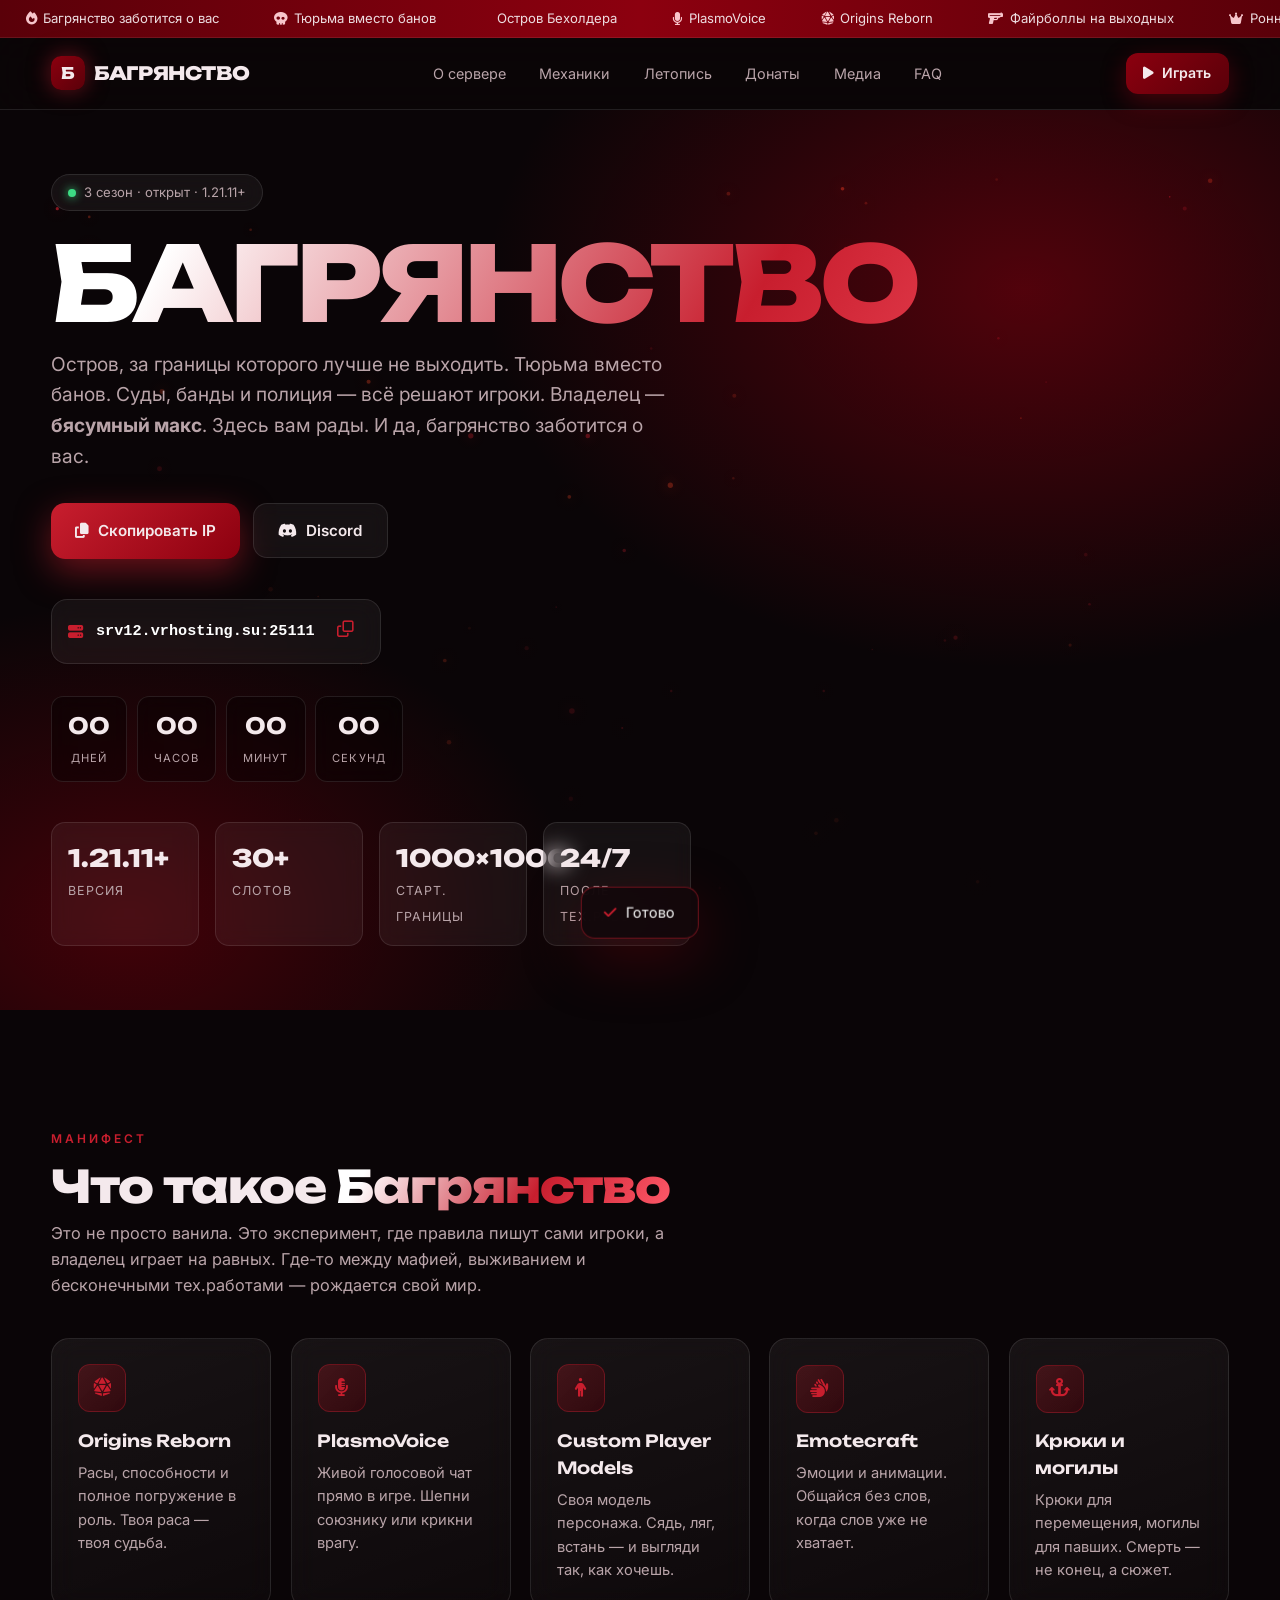
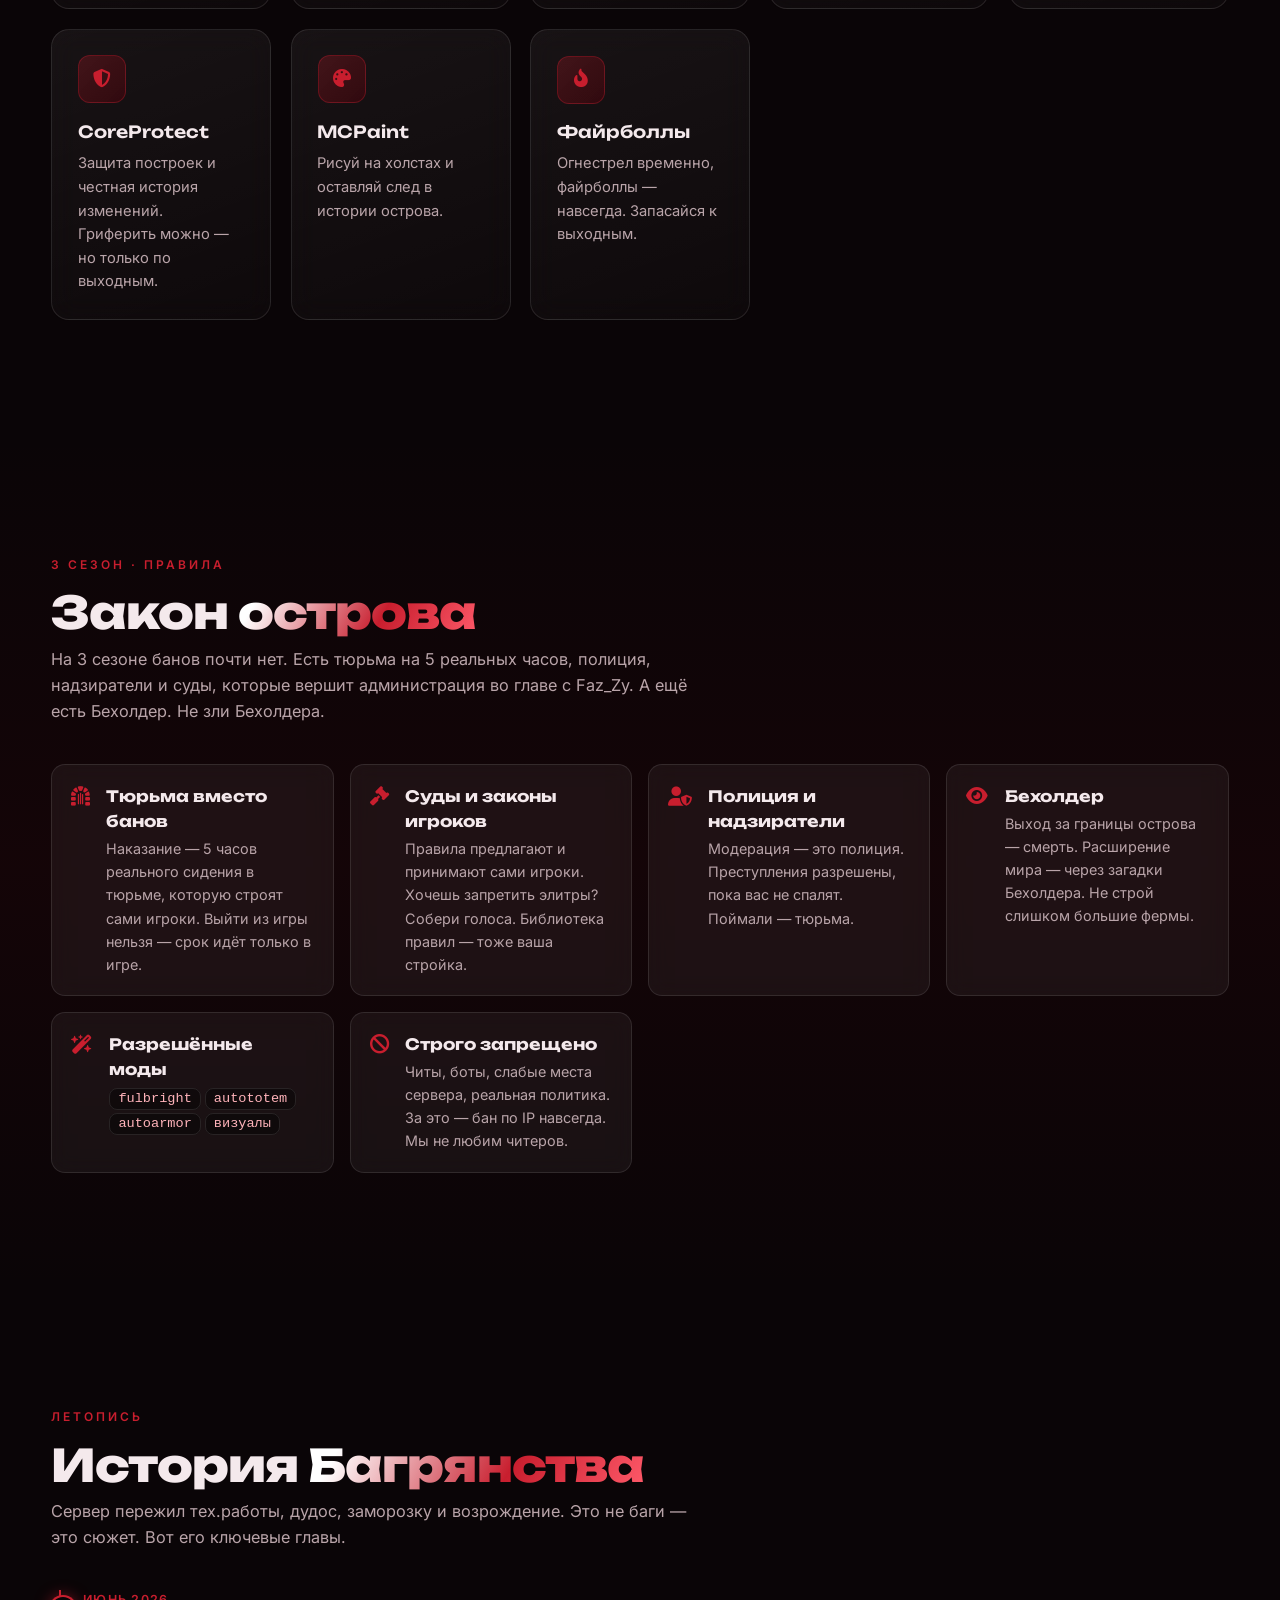
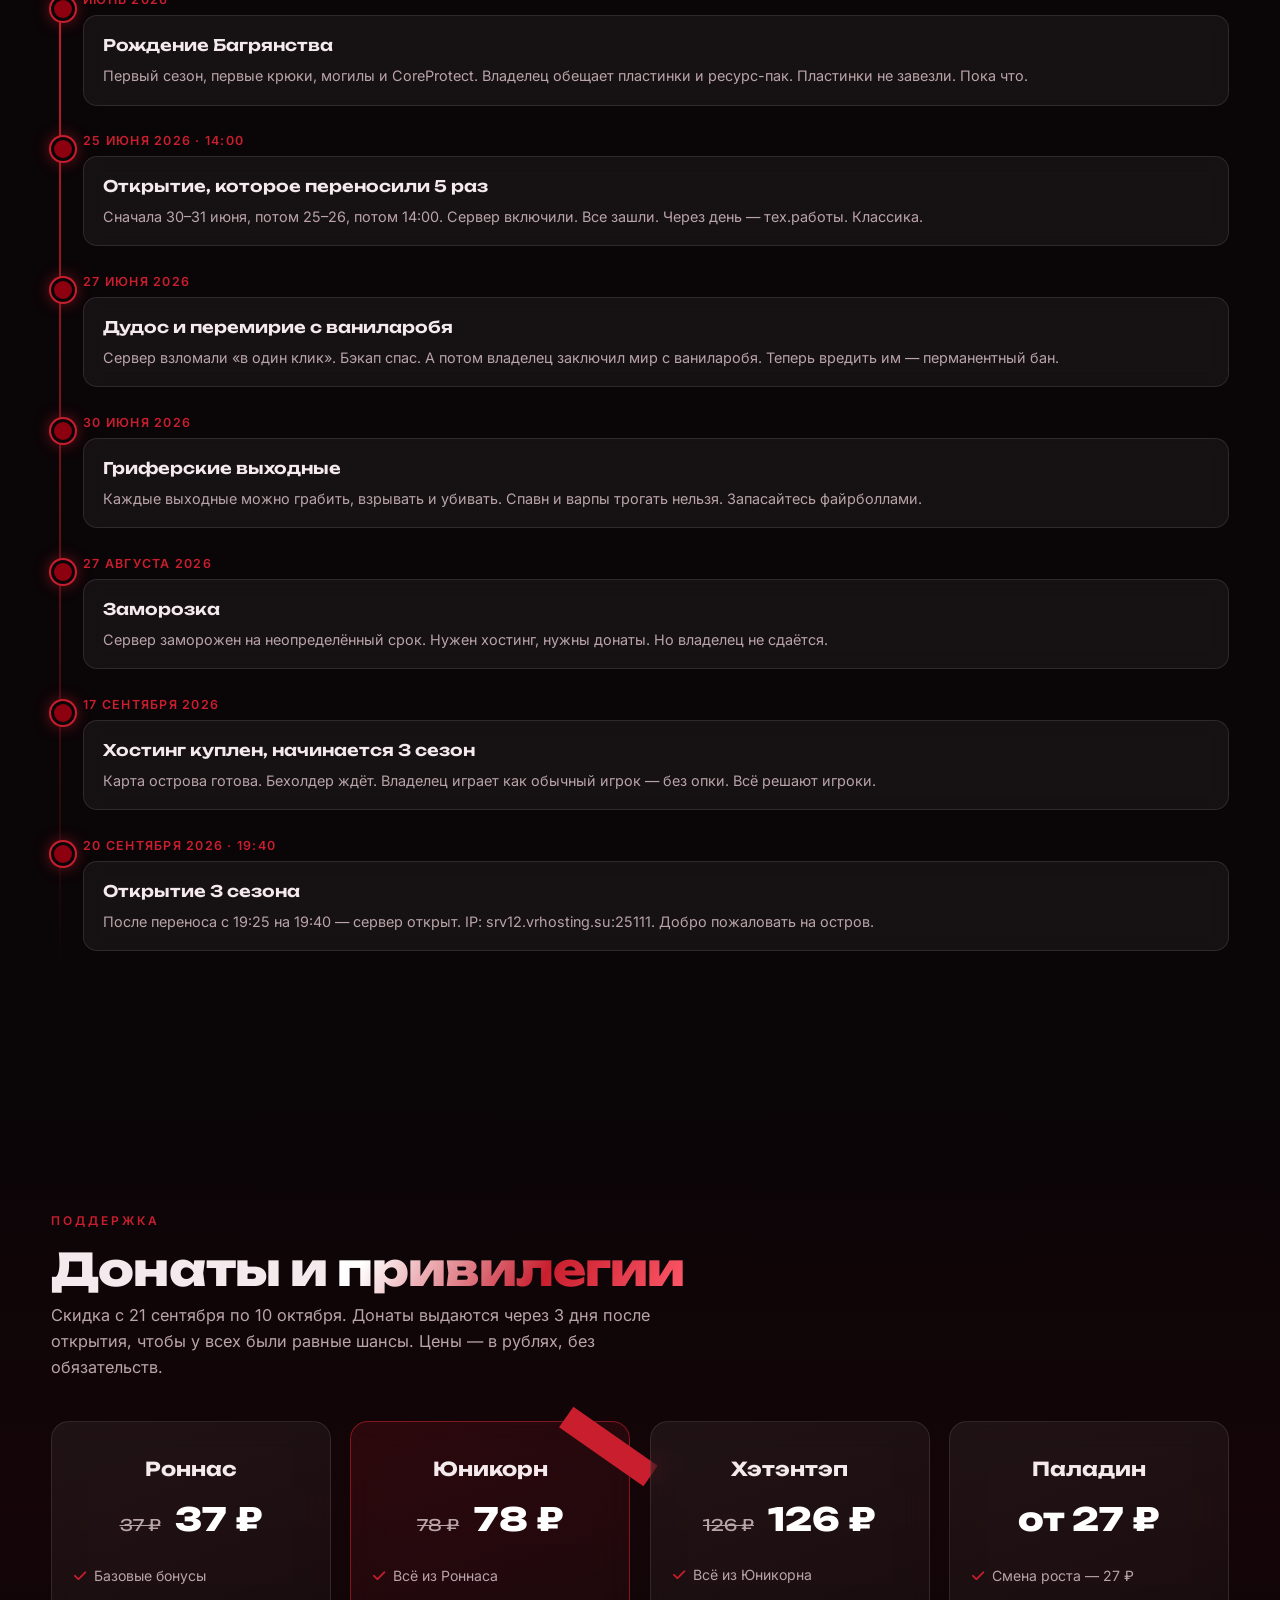
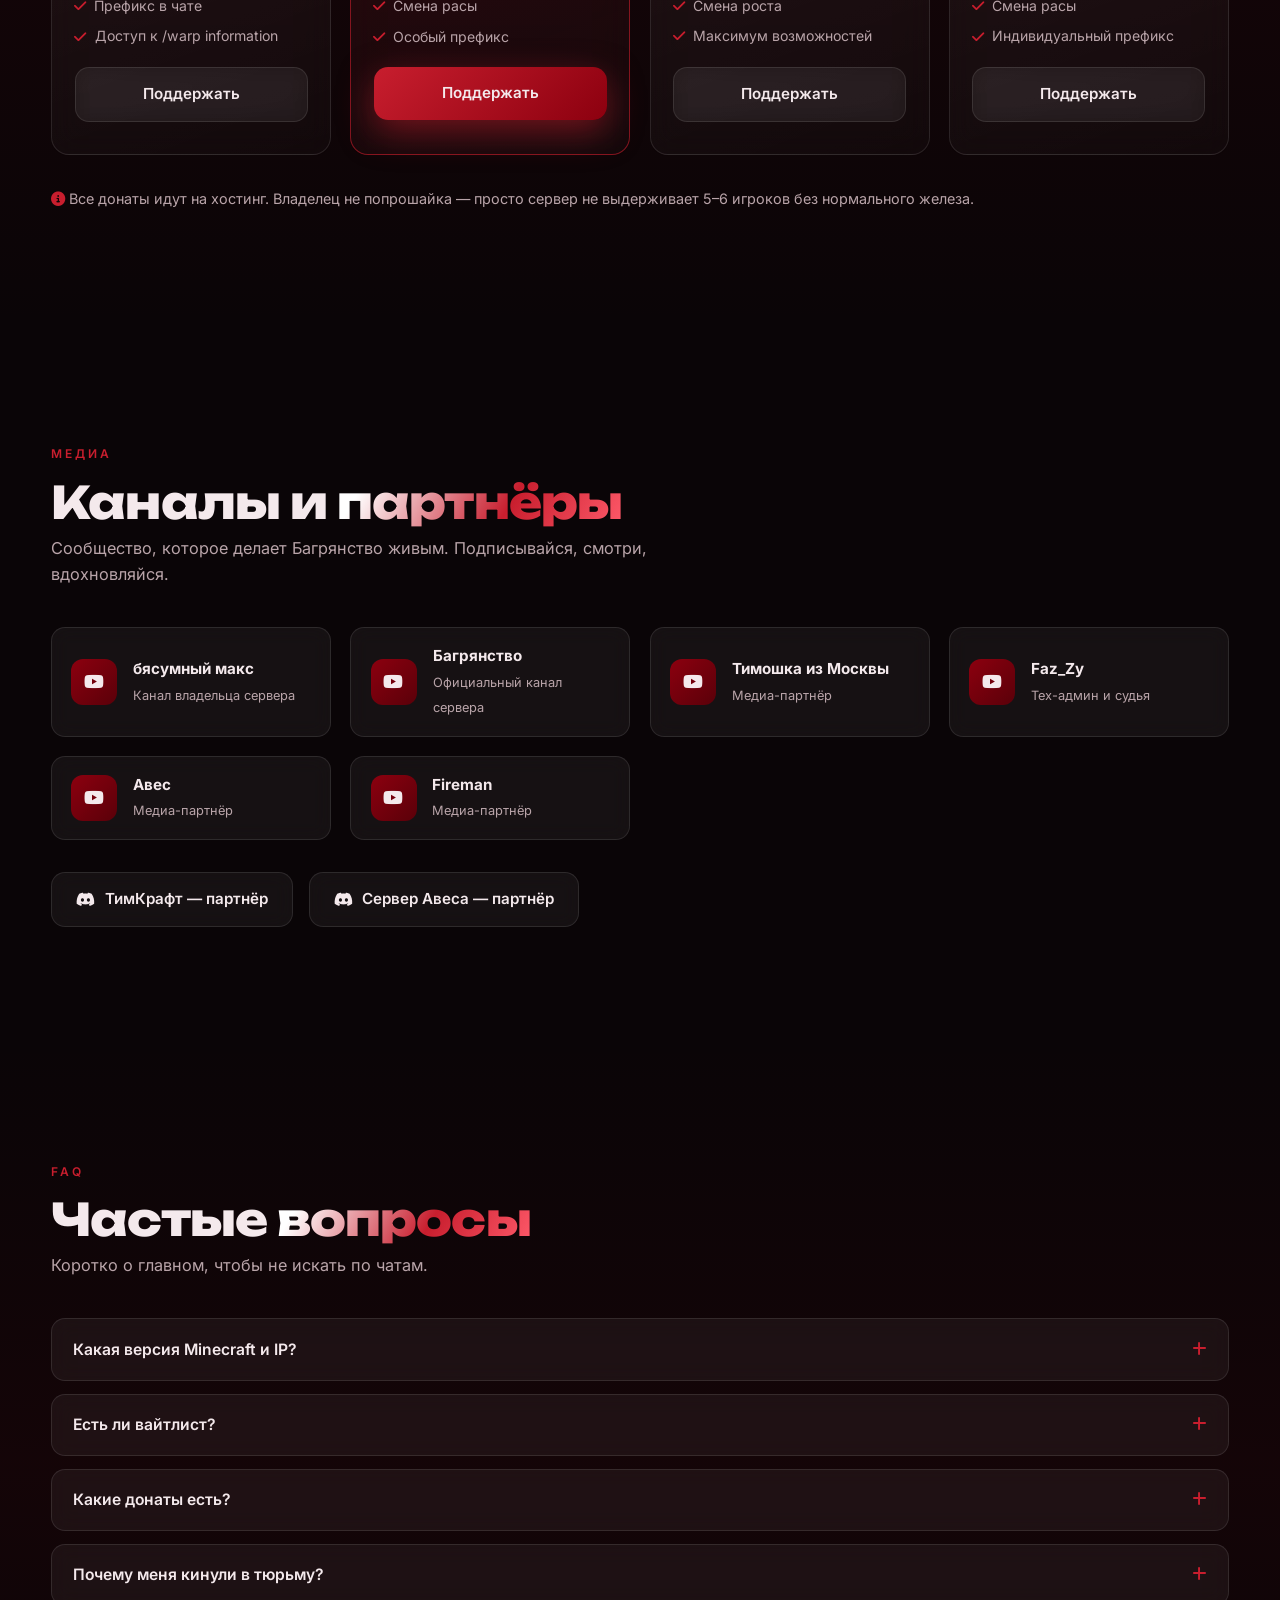
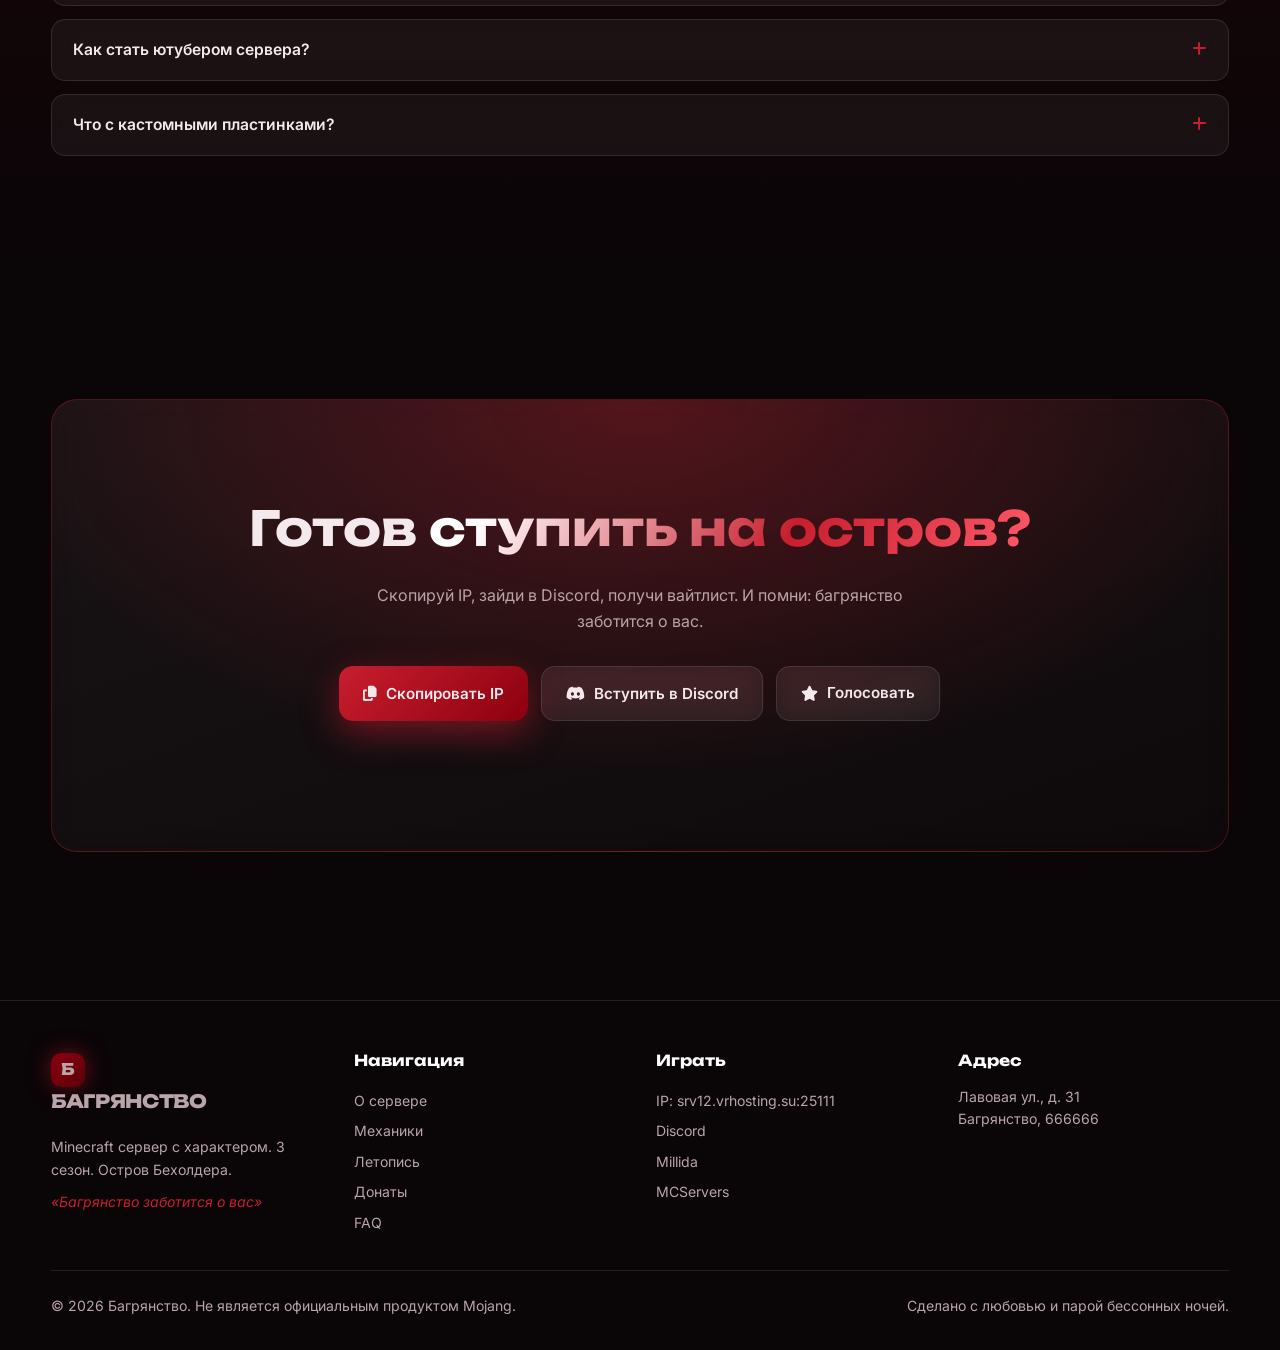
<file: index.html>
<!DOCTYPE html>
<html lang="ru">
<head>
<meta charset="UTF-8" />
<meta name="viewport" content="width=device-width, initial-scale=1.0" />
<meta name="theme-color" content="#8c000f" />

<!-- SEO -->
<title>Багрянство — Minecraft сервер | 3 сезон · остров Бехолдера</title>
<meta name="description" content="Багрянство — Minecraft сервер с уникальными механиками: Origins Reborn, PlasmoVoice, Emotecraft, custom player models, тюрьма вместо банов и остров Бехолдера. IP: srv12.vrhosting.su:25111, версия 1.21.11+. Владелец — бясумный макс." />
<meta name="keywords" content="багрянство, minecraft сервер, майнкрафт сервер, origins reborn, plasmovoice, вайтлист, 3 сезон, бехолдер, bagranstvo" />
<meta name="robots" content="index, follow, max-image-preview:large" />
<meta name="author" content="бясумный макс" />
<link rel="canonical" href="https://bagranstvo.trademc.org/" />

<!-- Open Graph -->
<meta property="og:type" content="website" />
<meta property="og:site_name" content="Багрянство" />
<meta property="og:title" content="Багрянство — Minecraft сервер | 3 сезон" />
<meta property="og:description" content="Остров Бехолдера, тюрьма вместо банов, Origins Reborn, PlasmoVoice и живая летопись сервера. Заходи: srv12.vrhosting.su:25111" />
<meta property="og:url" content="https://bagranstvo.trademc.org/" />
<meta property="og:image" content="https://bagranstvo.trademc.org/og-cover.jpg" />
<meta property="og:locale" content="ru_RU" />

<!-- Twitter -->
<meta name="twitter:card" content="summary_large_image" />
<meta name="twitter:title" content="Багрянство — Minecraft сервер | 3 сезон" />
<meta name="twitter:description" content="Остров Бехолдера, тюрьма вместо банов, Origins Reborn, PlasmoVoice. IP: srv12.vrhosting.su:25111" />
<meta name="twitter:image" content="https://bagranstvo.trademc.org/og-cover.jpg" />

<!-- Favicon (замените на свой) -->
<link rel="icon" href="data:image/svg+xml,<svg xmlns='http://www.w3.org/2000/svg' viewBox='0 0 100 100'><text y='.9em' font-size='90'>🩸</text></svg>" />

<!-- Fonts -->
<link rel="preconnect" href="https://fonts.googleapis.com" />
<link rel="preconnect" href="https://fonts.gstatic.com" crossorigin />
<link href="https://fonts.googleapis.com/css2?family=Unbounded:wght@400;600;800&family=Inter:wght@400;500;700&display=swap" rel="stylesheet" />

<!-- Font Awesome -->
<link rel="stylesheet" href="https://cdnjs.cloudflare.com/ajax/libs/font-awesome/6.5.2/css/all.min.css" integrity="sha512-SnH5WK+bZxgPHs44uWIX+LLJAJ9/2PkPKZ5QiAj6Ta86w+fsb2TkcmfRyVX3pBnMFcV7oQPJkl9QevSCWr3W6A==" crossorigin="anonymous" referrerpolicy="no-referrer" />

<!-- JSON-LD -->
<script type="application/ld+json">
{
  "@context": "https://schema.org",
  "@graph": [
    {
      "@type": "Organization",
      "name": "Багрянство",
      "alternateName": "Bagranstvo",
      "url": "https://bagranstvo.trademc.org/",
      "founder": { "@type": "Person", "name": "бясумный макс" },
      "foundingDate": "2026-06",
      "address": {
        "@type": "PostalAddress",
        "streetAddress": "Лавовая ул., д. 31",
        "addressLocality": "Багрянство",
        "postalCode": "666666",
        "addressCountry": "RU"
      }
    },
    {
      "@type": "VideoGame",
      "name": "Багрянство — Minecraft сервер, 3 сезон",
      "gamePlatform": "Minecraft Java Edition",
      "applicationCategory": "GameServer",
      "operatingSystem": "1.21.11+",
      "url": "https://bagranstvo.trademc.org/",
      "description": "Minecraft сервер с островом Бехолдера, тюрьмой вместо банов, Origins Reborn, PlasmoVoice и живой летописью."
    },
    {
      "@type": "FAQPage",
      "mainEntity": [
        {
          "@type": "Question",
          "name": "Какая версия Minecraft нужна?",
          "acceptedAnswer": { "@type": "Answer", "text": "Java Edition 1.21.11 и выше. Плагины поддерживают актуальные версии." }
        },
        {
          "@type": "Question",
          "name": "Какой IP сервера Багрянство?",
          "acceptedAnswer": { "@type": "Answer", "text": "srv12.vrhosting.su:25111" }
        },
        {
          "@type": "Question",
          "name": "Есть ли вайтлист?",
          "acceptedAnswer": { "@type": "Answer", "text": "Да, на 3 сезоне действует вайтлист и строгая верификация в Discord." }
        },
        {
          "@type": "Question",
          "name": "Какие донаты есть на сервере?",
          "acceptedAnswer": { "@type": "Answer", "text": "Роннас, Юникорн, Хэтэнтэп, Паладин, а также смена роста и смена расы." }
        }
      ]
    }
  ]
}
</script>

<style>
/* ---------- БАЗА ---------- */
:root{
  --crimson:#8c000f;
  --crimson-dark:#5a0009;
  --crimson-light:#c81e2e;
  --bg:#0a0507;
  --bg-2:#130a0d;
  --text:#f4e9ec;
  --muted:#b9a4a9;
  --glass:rgba(255,255,255,0.05);
  --glass-border:rgba(255,255,255,0.10);
  --radius:18px;
  --shadow:0 20px 60px rgba(140,0,15,.35);
  --font-display:'Unbounded', system-ui, sans-serif;
  --font-body:'Inter', system-ui, sans-serif;
  --header-h:72px;
}
*{box-sizing:border-box;margin:0;padding:0}
html{scroll-behavior:smooth;scroll-padding-top:calc(var(--header-h) + 20px)}
body{
  font-family:var(--font-body);
  background:var(--bg);
  color:var(--text);
  line-height:1.6;
  overflow-x:hidden;
  -webkit-font-smoothing:antialiased;
}
body.no-scroll{overflow:hidden}
img{max-width:100%;display:block}
a{color:inherit;text-decoration:none}
button{font:inherit;cursor:pointer;border:none;background:none;color:inherit}
:focus-visible{outline:2px solid var(--crimson-light);outline-offset:3px;border-radius:6px}

.container{width:min(1200px,92%);margin-inline:auto}
.section{padding:clamp(60px,9vw,120px) 0;position:relative}
.section-title{
  font-family:var(--font-display);
  font-size:clamp(1.7rem,4.5vw,2.8rem);
  font-weight:800;
  letter-spacing:-.02em;
  margin-bottom:.5rem;
  line-height:1.1;
}
.section-sub{color:var(--muted);max-width:640px;margin-bottom:2.5rem;font-size:1.02rem}
.eyebrow{
  display:inline-block;font-size:.75rem;letter-spacing:.25em;text-transform:uppercase;
  color:var(--crimson-light);margin-bottom:.9rem;font-weight:600;
}
.gradient-text{
  background:linear-gradient(120deg,#fff 10%,var(--crimson-light) 60%,#ff5a6a 100%);
  -webkit-background-clip:text;background-clip:text;color:transparent;
}

/* ---------- PRELOADER ---------- */
#preloader{
  position:fixed;inset:0;background:var(--bg);z-index:9999;
  display:grid;place-items:center;transition:opacity .6s ease,visibility .6s;
}
#preloader.hide{opacity:0;visibility:hidden}
.rune{
  font-family:var(--font-display);font-size:4rem;font-weight:800;
  color:var(--crimson-light);animation:pulse 1.4s ease-in-out infinite;
  text-shadow:0 0 30px var(--crimson);
}
@keyframes pulse{0%,100%{transform:scale(1);opacity:.7}50%{transform:scale(1.15);opacity:1}}

/* ---------- TOPBAR (marquee) ---------- */
.topbar{
  background:linear-gradient(90deg,var(--crimson-dark),var(--crimson),var(--crimson-dark));
  overflow:hidden;white-space:nowrap;font-size:.82rem;position:relative;z-index:60;
  border-bottom:1px solid rgba(255,255,255,.08);
}
.topbar-track{
  display:inline-block;padding:.5rem 0;animation:marquee 40s linear infinite;
}
.topbar-track span{margin:0 1.6rem;opacity:.95}
.topbar-track i{color:#ffd0d6;margin-right:.4rem}
@keyframes marquee{from{transform:translateX(0)}to{transform:translateX(-50%)}}

/* ---------- HEADER ---------- */
.header{
  position:sticky;top:0;z-index:80;height:var(--header-h);
  display:flex;align-items:center;
  background:rgba(10,5,7,.6);
  backdrop-filter:blur(18px) saturate(140%);
  -webkit-backdrop-filter:blur(18px) saturate(140%);
  border-bottom:1px solid var(--glass-border);
}
.header .container{display:flex;align-items:center;justify-content:space-between;gap:1rem}
.logo{
  font-family:var(--font-display);font-weight:800;font-size:1.15rem;
  display:flex;align-items:center;gap:.55rem;letter-spacing:-.02em;
}
.logo-mark{
  width:34px;height:34px;border-radius:10px;display:grid;place-items:center;
  background:linear-gradient(135deg,var(--crimson),var(--crimson-dark));
  box-shadow:0 0 22px rgba(200,30,46,.5);font-size:1rem;
}
.nav{display:flex;align-items:center;gap:.4rem}
.nav a{
  padding:.5rem .85rem;border-radius:10px;font-size:.9rem;color:var(--muted);
  transition:color .2s, background .2s;
}
.nav a:hover,.nav a.active{color:#fff;background:var(--glass)}
.header-cta{
  display:inline-flex;align-items:center;gap:.5rem;
  background:linear-gradient(135deg,var(--crimson),var(--crimson-dark));
  padding:.55rem 1.1rem;border-radius:12px;font-weight:600;font-size:.88rem;
  box-shadow:0 8px 24px rgba(140,0,15,.45);transition:transform .2s, box-shadow .2s;
  white-space:nowrap;
}
.header-cta:hover{transform:translateY(-2px);box-shadow:0 12px 30px rgba(200,30,46,.6)}
.burger{
  display:none;width:44px;height:44px;border-radius:12px;
  background:var(--glass);border:1px solid var(--glass-border);
  place-items:center;font-size:1.1rem;
}
@media (max-width:900px){
  .nav{
    position:fixed;inset:calc(var(--header-h)) 0 auto 0;
    flex-direction:column;align-items:stretch;gap:.2rem;
    background:rgba(10,5,7,.96);backdrop-filter:blur(20px);
    padding:1rem;border-bottom:1px solid var(--glass-border);
    transform:translateY(-120%);transition:transform .35s ease;z-index:79;
  }
  .nav.open{transform:translateY(0)}
  .nav a{padding:.9rem 1rem;font-size:1rem}
  .burger{display:grid}
  .header-cta span{display:none}
  .header-cta{padding:.7rem .9rem}
}

/* ---------- HERO ---------- */
.hero{
  position:relative;min-height:calc(100svh - var(--header-h));
  display:flex;align-items:center;overflow:hidden;
}
#embers{position:absolute;inset:0;width:100%;height:100%;z-index:0}
.hero::before{
  content:"";position:absolute;inset:0;z-index:1;
  background:
    radial-gradient(60% 60% at 80% 20%, rgba(140,0,15,.55), transparent 70%),
    radial-gradient(50% 50% at 10% 90%, rgba(90,0,9,.7), transparent 70%),
    linear-gradient(180deg, rgba(10,5,7,.2), var(--bg) 95%);
}
.hero .container{position:relative;z-index:2;padding-block:4rem}
.hero-badge{
  display:inline-flex;align-items:center;gap:.5rem;
  background:var(--glass);border:1px solid var(--glass-border);
  padding:.45rem 1rem;border-radius:999px;font-size:.82rem;color:var(--muted);
  backdrop-filter:blur(10px);margin-bottom:1.4rem;
}
.status-dot{
  width:8px;height:8px;border-radius:50%;background:#3ddc84;
  box-shadow:0 0 10px #3ddc84;animation:pulse 1.6s infinite;
}
.hero h1{
  font-family:var(--font-display);font-weight:800;
  font-size:clamp(2.6rem,9vw,6.5rem);line-height:.95;letter-spacing:-.04em;
  margin-bottom:1rem;text-transform:uppercase;
}
.hero p.lead{
  font-size:clamp(1rem,1.6vw,1.2rem);color:var(--muted);max-width:620px;margin-bottom:2rem;
}
.hero-actions{display:flex;flex-wrap:wrap;gap:.8rem;margin-bottom:2.5rem}
.btn{
  display:inline-flex;align-items:center;gap:.6rem;
  padding:.9rem 1.5rem;border-radius:14px;font-weight:600;font-size:.95rem;
  transition:transform .2s, box-shadow .2s, background .2s;
  min-height:48px;
}
.btn-primary{
  background:linear-gradient(135deg,var(--crimson-light),var(--crimson));
  box-shadow:0 12px 34px rgba(200,30,46,.5);
}
.btn-primary:hover{transform:translateY(-3px);box-shadow:0 18px 44px rgba(200,30,46,.7)}
.btn-ghost{
  background:var(--glass);border:1px solid var(--glass-border);
  backdrop-filter:blur(10px);color:var(--text);
}
.btn-ghost:hover{background:rgba(255,255,255,.1);transform:translateY(-3px)}
.ip-strip{
  display:inline-flex;align-items:center;gap:.8rem;flex-wrap:wrap;
  background:var(--glass);border:1px solid var(--glass-border);
  padding:.75rem 1rem;border-radius:16px;backdrop-filter:blur(12px);
  font-family:ui-monospace, monospace;font-size:.95rem;
}
.ip-strip b{color:#fff}
.ip-strip button{
  color:var(--crimson-light);font-size:1.05rem;padding:.4rem .6rem;border-radius:8px;
  transition:background .2s;
}
.ip-strip button:hover{background:rgba(200,30,46,.15)}
.hero-stats{
  display:grid;grid-template-columns:repeat(auto-fit,minmax(130px,1fr));
  gap:1rem;margin-top:2.5rem;max-width:640px;
}
.stat{
  background:var(--glass);border:1px solid var(--glass-border);
  border-radius:14px;padding:1rem;backdrop-filter:blur(10px);
}
.stat b{display:block;font-family:var(--font-display);font-size:1.5rem;font-weight:800}
.stat span{font-size:.78rem;color:var(--muted);text-transform:uppercase;letter-spacing:.08em}

/* ---------- COUNTDOWN ---------- */
.countdown{
  display:flex;gap:.6rem;flex-wrap:wrap;margin-top:2rem;
}
.cd-cell{
  background:rgba(0,0,0,.35);border:1px solid var(--glass-border);
  border-radius:12px;padding:.7rem 1rem;text-align:center;min-width:72px;
  backdrop-filter:blur(10px);
}
.cd-cell b{display:block;font-family:var(--font-display);font-size:1.4rem}
.cd-cell span{font-size:.7rem;color:var(--muted);text-transform:uppercase;letter-spacing:.1em}

/* ---------- CARDS ---------- */
.grid{display:grid;gap:1.2rem}
.grid-3{grid-template-columns:repeat(auto-fit,minmax(260px,1fr))}
.grid-4{grid-template-columns:repeat(auto-fit,minmax(220px,1fr))}

.card{
  position:relative;
  background:linear-gradient(160deg, rgba(255,255,255,.06), rgba(255,255,255,.02));
  border:1px solid var(--glass-border);
  border-radius:var(--radius);
  padding:1.6rem;
  backdrop-filter:blur(14px);
  -webkit-backdrop-filter:blur(14px);
  transition:transform .3s ease, border-color .3s ease, box-shadow .3s ease;
  overflow:hidden;
}
.card::before{
  content:"";position:absolute;inset:0;border-radius:inherit;padding:1px;
  background:linear-gradient(140deg, rgba(200,30,46,.5), transparent 40%, transparent 60%, rgba(200,30,46,.25));
  -webkit-mask:linear-gradient(#000 0 0) content-box, linear-gradient(#000 0 0);
  -webkit-mask-composite:xor;mask-composite:exclude;opacity:0;transition:opacity .3s;
  pointer-events:none;
}
.card:hover{transform:translateY(-6px);border-color:rgba(200,30,46,.4);box-shadow:var(--shadow)}
.card:hover::before{opacity:1}
.card-icon{
  width:48px;height:48px;border-radius:12px;display:grid;place-items:center;
  background:linear-gradient(135deg,rgba(200,30,46,.25),rgba(90,0,9,.4));
  border:1px solid rgba(200,30,46,.35);color:var(--crimson-light);
  font-size:1.15rem;margin-bottom:1rem;
}
.card h3{font-family:var(--font-display);font-size:1.05rem;margin-bottom:.4rem;font-weight:600}
.card p{color:var(--muted);font-size:.92rem}
.tag{
  display:inline-block;font-size:.68rem;padding:.2rem .55rem;border-radius:999px;
  background:rgba(200,30,46,.15);color:#ff8a95;border:1px solid rgba(200,30,46,.3);
  margin-top:.7rem;text-transform:uppercase;letter-spacing:.08em;
}

/* ---------- RULES ---------- */
.rules-wrap{
  display:grid;gap:1rem;grid-template-columns:repeat(auto-fit,minmax(280px,1fr));
}
.rule{
  display:flex;gap:1rem;align-items:flex-start;
  background:var(--glass);border:1px solid var(--glass-border);
  border-radius:14px;padding:1.2rem;backdrop-filter:blur(10px);
}
.rule i{color:var(--crimson-light);font-size:1.2rem;margin-top:.15rem}
.rule b{display:block;font-family:var(--font-display);font-size:.98rem;margin-bottom:.2rem}
.rule p{color:var(--muted);font-size:.9rem}
.code-inline{
  font-family:ui-monospace,monospace;background:rgba(0,0,0,.4);
  border:1px solid var(--glass-border);border-radius:8px;padding:.15rem .5rem;
  font-size:.85rem;color:#ffb3ba;
}

/* ---------- TIMELINE ---------- */
.timeline{position:relative;padding-left:2rem}
.timeline::before{
  content:"";position:absolute;left:8px;top:0;bottom:0;width:2px;
  background:linear-gradient(180deg,var(--crimson-light),transparent);
}
.tl-item{position:relative;padding-bottom:1.6rem}
.tl-item::before{
  content:"";position:absolute;left:-2rem;top:.4rem;width:18px;height:18px;
  border-radius:50%;background:var(--crimson);border:3px solid var(--bg);
  box-shadow:0 0 0 2px var(--crimson-light), 0 0 16px rgba(200,30,46,.7);
}
.tl-date{
  font-size:.78rem;color:var(--crimson-light);font-weight:600;
  text-transform:uppercase;letter-spacing:.1em;margin-bottom:.3rem;
}
.tl-card{
  background:var(--glass);border:1px solid var(--glass-border);
  border-radius:14px;padding:1.1rem 1.2rem;backdrop-filter:blur(10px);
  transition:transform .3s, border-color .3s;
}
.tl-card:hover{transform:translateX(6px);border-color:rgba(200,30,46,.4)}
.tl-card h4{font-family:var(--font-display);font-size:1rem;margin-bottom:.3rem;font-weight:600}
.tl-card p{color:var(--muted);font-size:.9rem}
@media (max-width:600px){.timeline{padding-left:1.4rem}.tl-item::before{left:-1.4rem;width:14px;height:14px}}

/* ---------- DONATE ---------- */
.donate-card{
  position:relative;text-align:center;
  background:linear-gradient(160deg, rgba(255,255,255,.06), rgba(255,255,255,.02));
  border:1px solid var(--glass-border);border-radius:var(--radius);
  padding:2rem 1.4rem;backdrop-filter:blur(14px);
  transition:transform .3s, box-shadow .3s, border-color .3s;
}
.donate-card:hover{transform:translateY(-8px);box-shadow:var(--shadow);border-color:rgba(200,30,46,.5)}
.donate-card.featured{
  border-color:rgba(200,30,46,.6);
  background:linear-gradient(160deg, rgba(200,30,46,.14), rgba(255,255,255,.02));
}
.donate-card .ribbon{
  position:absolute;top:12px;right:-30px;transform:rotate(35deg);
  background:var(--crimson-light);color:#fff;font-size:.65rem;font-weight:700;
  padding:.25rem 2.4rem;letter-spacing:.1em;text-transform:uppercase;
}
.donate-card h3{font-family:var(--font-display);font-size:1.2rem;margin-bottom:.3rem}
.donate-card .price{
  font-family:var(--font-display);font-size:2rem;font-weight:800;color:#fff;
  margin:.6rem 0;
}
.donate-card .price s{font-size:1rem;color:var(--muted);font-weight:400;margin-right:.4rem}
.donate-card ul{list-style:none;text-align:left;margin:1.2rem 0;display:grid;gap:.5rem}
.donate-card li{color:var(--muted);font-size:.88rem;display:flex;gap:.5rem;align-items:flex-start}
.donate-card li i{color:var(--crimson-light);margin-top:.25rem}

/* ---------- MEDIA ---------- */
.media-card{
  display:flex;gap:1rem;align-items:center;
  background:var(--glass);border:1px solid var(--glass-border);
  border-radius:14px;padding:1rem 1.2rem;backdrop-filter:blur(10px);
  transition:transform .25s, border-color .25s;
}
.media-card:hover{transform:translateY(-4px);border-color:rgba(200,30,46,.4)}
.media-card .avatar{
  width:46px;height:46px;border-radius:12px;display:grid;place-items:center;
  background:linear-gradient(135deg,var(--crimson),var(--crimson-dark));
  font-size:1.1rem;flex-shrink:0;
}
.media-card b{display:block;font-size:.95rem}
.media-card span{font-size:.8rem;color:var(--muted)}

/* ---------- FAQ ---------- */
.faq-item{
  border:1px solid var(--glass-border);border-radius:14px;
  background:var(--glass);backdrop-filter:blur(10px);
  margin-bottom:.8rem;overflow:hidden;transition:border-color .3s;
}
.faq-item[open]{border-color:rgba(200,30,46,.4)}
.faq-item summary{
  list-style:none;cursor:pointer;padding:1.1rem 1.3rem;
  display:flex;justify-content:space-between;align-items:center;gap:1rem;
  font-weight:600;font-size:.98rem;
}
.faq-item summary::-webkit-details-marker{display:none}
.faq-item summary i{color:var(--crimson-light);transition:transform .3s}
.faq-item[open] summary i{transform:rotate(45deg)}
.faq-item .faq-body{padding:0 1.3rem 1.2rem;color:var(--muted);font-size:.92rem}

/* ---------- CTA ---------- */
.cta{
  text-align:center;padding:clamp(50px,8vw,90px) clamp(20px,5vw,60px);
  border-radius:26px;position:relative;overflow:hidden;
  background:
    radial-gradient(80% 120% at 50% 0%, rgba(200,30,46,.35), transparent 70%),
    linear-gradient(160deg, rgba(255,255,255,.06), rgba(255,255,255,.02));
  border:1px solid rgba(200,30,46,.35);
  backdrop-filter:blur(14px);
}
.cta h2{font-family:var(--font-display);font-size:clamp(1.8rem,5vw,3rem);margin-bottom:1rem}
.cta p{color:var(--muted);max-width:560px;margin:0 auto 2rem}
.cta .hero-actions{justify-content:center}

/* ---------- FOOTER ---------- */
.footer{
  border-top:1px solid var(--glass-border);
  padding:3rem 0 2rem;margin-top:2rem;color:var(--muted);font-size:.88rem;
}
.footer-grid{display:grid;gap:2rem;grid-template-columns:repeat(auto-fit,minmax(200px,1fr));margin-bottom:2rem}
.footer h4{font-family:var(--font-display);color:#fff;font-size:.95rem;margin-bottom:.8rem}
.footer a{display:block;padding:.25rem 0;transition:color .2s}
.footer a:hover{color:var(--crimson-light)}
.footer-bottom{
  border-top:1px solid var(--glass-border);padding-top:1.5rem;
  display:flex;justify-content:space-between;gap:1rem;flex-wrap:wrap;
}
.footer .quote{color:var(--crimson-light);font-style:italic}

/* ---------- TOAST ---------- */
#toast{
  position:fixed;bottom:24px;left:50%;transform:translate(-50%,120%);
  background:rgba(20,8,11,.95);border:1px solid rgba(200,30,46,.5);
  color:#fff;padding:.85rem 1.4rem;border-radius:14px;font-size:.9rem;
  backdrop-filter:blur(14px);box-shadow:var(--shadow);z-index:999;
  transition:transform .4s cubic-bezier(.2,1,.3,1);display:flex;gap:.6rem;align-items:center;
}
#toast.show{transform:translate(-50%,0)}
#toast i{color:var(--crimson-light)}

/* ---------- SCROLL TOP ---------- */
#scrollTop{
  position:fixed;bottom:24px;right:24px;width:48px;height:48px;border-radius:14px;
  background:linear-gradient(135deg,var(--crimson),var(--crimson-dark));
  display:grid;place-items:center;box-shadow:var(--shadow);z-index:90;
  opacity:0;visibility:hidden;transform:translateY(20px);transition:.35s;
}
#scrollTop.show{opacity:1;visibility:visible;transform:translateY(0)}
#scrollTop:hover{transform:translateY(-4px)}

/* ---------- REVEAL ---------- */
.reveal{opacity:0;transform:translateY(30px);transition:opacity .8s ease, transform .8s ease}
.reveal.visible{opacity:1;transform:none}

/* ---------- SKIP LINK ---------- */
.skip-link{
  position:absolute;left:-9999px;top:0;background:var(--crimson);color:#fff;
  padding:.7rem 1.2rem;border-radius:0 0 12px 0;z-index:1000;
}
.skip-link:focus{left:0}

/* ---------- REDUCED MOTION ---------- */
@media (prefers-reduced-motion: reduce){
  *,*::before,*::after{animation-duration:.001ms !important;animation-iteration-count:1 !important;transition-duration:.001ms !important}
  html{scroll-behavior:auto}
  #embers{display:none}
}
</style>
</head>
<body>

<a class="skip-link" href="#main">Перейти к содержимому</a>

<!-- PRELOADER -->
<div id="preloader" aria-hidden="true"><div class="rune">Б</div></div>

<!-- TOPBAR -->
<div class="topbar" aria-hidden="true">
  <div class="topbar-track" id="topbarTrack">
    <span><i class="fa-solid fa-fire"></i>Багрянство заботится о вас</span>
    <span><i class="fa-solid fa-skull"></i>Тюрьма вместо банов</span>
    <span><i class="fa-solid fa-island-tropical"></i>Остров Бехолдера</span>
    <span><i class="fa-solid fa-microphone"></i>PlasmoVoice</span>
    <span><i class="fa-solid fa-dice-d20"></i>Origins Reborn</span>
    <span><i class="fa-solid fa-gun"></i>Файрболлы на выходных</span>
    <span><i class="fa-solid fa-crown"></i>Роннас · Юникорн · Хэтэнтэп</span>
    <span><i class="fa-solid fa-heart"></i>Багрянство заботится о вас</span>
    <span><i class="fa-solid fa-skull"></i>Тюрьма вместо банов</span>
    <span><i class="fa-solid fa-island-tropical"></i>Остров Бехолдера</span>
    <span><i class="fa-solid fa-microphone"></i>PlasmoVoice</span>
    <span><i class="fa-solid fa-dice-d20"></i>Origins Reborn</span>
    <span><i class="fa-solid fa-gun"></i>Файрболлы на выходных</span>
    <span><i class="fa-solid fa-crown"></i>Роннас · Юникорн · Хэтэнтэп</span>
    <span><i class="fa-solid fa-heart"></i>Багрянство заботится о вас</span>
  </div>
</div>

<!-- HEADER -->
<header class="header">
  <div class="container">
    <a href="#hero" class="logo" aria-label="Багрянство — на главную">
      <span class="logo-mark">Б</span>
      <span>БАГРЯНСТВО</span>
    </a>
    <nav class="nav" id="nav" aria-label="Основная навигация">
      <a href="#about">О сервере</a>
      <a href="#mechanics">Механики</a>
      <a href="#timeline">Летопись</a>
      <a href="#donate">Донаты</a>
      <a href="#media">Медиа</a>
      <a href="#faq">FAQ</a>
    </nav>
    <div style="display:flex;gap:.6rem;align-items:center">
      <a href="#join" class="header-cta"><i class="fa-solid fa-play"></i><span>Играть</span></a>
      <button class="burger" id="burger" aria-label="Открыть меню" aria-expanded="false" aria-controls="nav">
        <i class="fa-solid fa-bars"></i>
      </button>
    </div>
  </div>
</header>

<main id="main">

<!-- HERO -->
<section class="hero" id="hero">
  <canvas id="embers" aria-hidden="true"></canvas>
  <div class="container">
    <div class="hero-badge">
      <span class="status-dot"></span>
      <span>3 сезон · открыт · 1.21.11+</span>
    </div>
    <h1 class="gradient-text">Багрянство</h1>
    <p class="lead">
      Остров, за границы которого лучше не выходить. Тюрьма вместо банов.
      Суды, банды и полиция — всё решают игроки. Владелец — <b>бясумный макс</b>.
      Здесь вам рады. И да, багрянство заботится о вас.
    </p>

    <div class="hero-actions">
      <button class="btn btn-primary" id="copyIpHero">
        <i class="fa-solid fa-copy"></i> Скопировать IP
      </button>
      <a class="btn btn-ghost" href="https://discord.gg/xvdescapua" target="_blank" rel="noopener">
        <i class="fa-brands fa-discord"></i> Discord
      </a>
    </div>

    <div class="ip-strip">
      <i class="fa-solid fa-server" style="color:var(--crimson-light)"></i>
      <b id="ipText">srv12.vrhosting.su:25111</b>
      <button id="copyIp" aria-label="Скопировать IP"><i class="fa-regular fa-clone"></i></button>
    </div>

    <div class="countdown" id="countdown" aria-label="Обратный отсчёт до открытия">
      <div class="cd-cell"><b id="cdD">00</b><span>дней</span></div>
      <div class="cd-cell"><b id="cdH">00</b><span>часов</span></div>
      <div class="cd-cell"><b id="cdM">00</b><span>минут</span></div>
      <div class="cd-cell"><b id="cdS">00</b><span>секунд</span></div>
    </div>

    <div class="hero-stats">
      <div class="stat"><b>1.21.11+</b><span>версия</span></div>
      <div class="stat"><b>30+</b><span>слотов</span></div>
      <div class="stat"><b>1000×1000</b><span>старт. границы</span></div>
      <div class="stat"><b>24/7</b><span>после тех.работ</span></div>
    </div>
  </div>
</section>

<!-- ABOUT -->
<section class="section" id="about">
  <div class="container reveal">
    <span class="eyebrow">Манифест</span>
    <h2 class="section-title">Что такое <span class="gradient-text">Багрянство</span></h2>
    <p class="section-sub">
      Это не просто ванила. Это эксперимент, где правила пишут сами игроки,
      а владелец играет на равных. Где-то между мафией, выживанием и
      бесконечными тех.работами — рождается свой мир.
    </p>

    <div class="grid grid-4">
      <article class="card">
        <div class="card-icon"><i class="fa-solid fa-dice-d20"></i></div>
        <h3>Origins Reborn</h3>
        <p>Расы, способности и полное погружение в роль. Твоя раса — твоя судьба.</p>
      </article>
      <article class="card">
        <div class="card-icon"><i class="fa-solid fa-microphone-lines"></i></div>
        <h3>PlasmoVoice</h3>
        <p>Живой голосовой чат прямо в игре. Шепни союзнику или крикни врагу.</p>
      </article>
      <article class="card">
        <div class="card-icon"><i class="fa-solid fa-person"></i></div>
        <h3>Custom Player Models</h3>
        <p>Своя модель персонажа. Сядь, ляг, встань — и выгляди так, как хочешь.</p>
      </article>
      <article class="card">
        <div class="card-icon"><i class="fa-solid fa-hands"></i></div>
        <h3>Emotecraft</h3>
        <p>Эмоции и анимации. Общайся без слов, когда слов уже не хватает.</p>
      </article>
      <article class="card">
        <div class="card-icon"><i class="fa-solid fa-anchor"></i></div>
        <h3>Крюки и могилы</h3>
        <p>Крюки для перемещения, могилы для павших. Смерть — не конец, а сюжет.</p>
      </article>
      <article class="card">
        <div class="card-icon"><i class="fa-solid fa-shield-halved"></i></div>
        <h3>CoreProtect</h3>
        <p>Защита построек и честная история изменений. Гриферить можно — но только по выходным.</p>
      </article>
      <article class="card">
        <div class="card-icon"><i class="fa-solid fa-palette"></i></div>
        <h3>MCPaint</h3>
        <p>Рисуй на холстах и оставляй след в истории острова.</p>
      </article>
      <article class="card">
        <div class="card-icon"><i class="fa-solid fa-fire-flame-curved"></i></div>
        <h3>Файрболлы</h3>
        <p>Огнестрел временно, файрболлы — навсегда. Запасайся к выходным.</p>
      </article>
    </div>
  </div>
</section>

<!-- MECHANICS / RULES -->
<section class="section" id="mechanics" style="background:linear-gradient(180deg,transparent,rgba(140,0,15,.08),transparent)">
  <div class="container reveal">
    <span class="eyebrow">3 сезон · правила</span>
    <h2 class="section-title">Закон <span class="gradient-text">острова</span></h2>
    <p class="section-sub">
      На 3 сезоне банов почти нет. Есть тюрьма на 5 реальных часов, полиция,
      надзиратели и суды, которые вершит администрация во главе с Faz_Zy.
      А ещё есть Бехолдер. Не зли Бехолдера.
    </p>

    <div class="rules-wrap">
      <div class="rule">
        <i class="fa-solid fa-dungeon"></i>
        <div>
          <b>Тюрьма вместо банов</b>
          <p>Наказание — 5 часов реального сидения в тюрьме, которую строят сами игроки. Выйти из игры нельзя — срок идёт только в игре.</p>
        </div>
      </div>
      <div class="rule">
        <i class="fa-solid fa-gavel"></i>
        <div>
          <b>Суды и законы игроков</b>
          <p>Правила предлагают и принимают сами игроки. Хочешь запретить элитры? Собери голоса. Библиотека правил — тоже ваша стройка.</p>
        </div>
      </div>
      <div class="rule">
        <i class="fa-solid fa-user-shield"></i>
        <div>
          <b>Полиция и надзиратели</b>
          <p>Модерация — это полиция. Преступления разрешены, пока вас не спалят. Поймали — тюрьма.</p>
        </div>
      </div>
      <div class="rule">
        <i class="fa-solid fa-eye"></i>
        <div>
          <b>Бехолдер</b>
          <p>Выход за границы острова — смерть. Расширение мира — через загадки Бехолдера. Не строй слишком большие фермы.</p>
        </div>
      </div>
      <div class="rule">
        <i class="fa-solid fa-wand-magic-sparkles"></i>
        <div>
          <b>Разрешённые моды</b>
          <p><span class="code-inline">fulbright</span> <span class="code-inline">autototem</span> <span class="code-inline">autoarmor</span> <span class="code-inline">визуалы</span></p>
        </div>
      </div>
      <div class="rule">
        <i class="fa-solid fa-ban"></i>
        <div>
          <b>Строго запрещено</b>
          <p>Читы, боты, слабые места сервера, реальная политика. За это — бан по IP навсегда. Мы не любим читеров.</p>
        </div>
      </div>
    </div>
  </div>
</section>

<!-- TIMELINE -->
<section class="section" id="timeline">
  <div class="container reveal">
    <span class="eyebrow">Летопись</span>
    <h2 class="section-title">История <span class="gradient-text">Багрянства</span></h2>
    <p class="section-sub">
      Сервер пережил тех.работы, дудос, заморозку и возрождение.
      Это не баги — это сюжет. Вот его ключевые главы.
    </p>

    <div class="timeline" id="timelineList">
      <article class="tl-item">
        <div class="tl-date">Июнь 2026</div>
        <div class="tl-card">
          <h4>Рождение Багрянства</h4>
          <p>Первый сезон, первые крюки, могилы и CoreProtect. Владелец обещает пластинки и ресурс-пак. Пластинки не завезли. Пока что.</p>
        </div>
      </article>
      <article class="tl-item">
        <div class="tl-date">25 июня 2026 · 14:00</div>
        <div class="tl-card">
          <h4>Открытие, которое переносили 5 раз</h4>
          <p>Сначала 30–31 июня, потом 25–26, потом 14:00. Сервер включили. Все зашли. Через день — тех.работы. Классика.</p>
        </div>
      </article>
      <article class="tl-item">
        <div class="tl-date">27 июня 2026</div>
        <div class="tl-card">
          <h4>Дудос и перемирие с ваниларобя</h4>
          <p>Сервер взломали «в один клик». Бэкап спас. А потом владелец заключил мир с ваниларобя. Теперь вредить им — перманентный бан.</p>
        </div>
      </article>
      <article class="tl-item">
        <div class="tl-date">30 июня 2026</div>
        <div class="tl-card">
          <h4>Гриферские выходные</h4>
          <p>Каждые выходные можно грабить, взрывать и убивать. Спавн и варпы трогать нельзя. Запасайтесь файрболлами.</p>
        </div>
      </article>
      <article class="tl-item">
        <div class="tl-date">27 августа 2026</div>
        <div class="tl-card">
          <h4>Заморозка</h4>
          <p>Сервер заморожен на неопределённый срок. Нужен хостинг, нужны донаты. Но владелец не сдаётся.</p>
        </div>
      </article>
      <article class="tl-item">
        <div class="tl-date">17 сентября 2026</div>
        <div class="tl-card">
          <h4>Хостинг куплен, начинается 3 сезон</h4>
          <p>Карта острова готова. Бехолдер ждёт. Владелец играет как обычный игрок — без опки. Всё решают игроки.</p>
        </div>
      </article>
      <article class="tl-item">
        <div class="tl-date">20 сентября 2026 · 19:40</div>
        <div class="tl-card">
          <h4>Открытие 3 сезона</h4>
          <p>После переноса с 19:25 на 19:40 — сервер открыт. IP: srv12.vrhosting.su:25111. Добро пожаловать на остров.</p>
        </div>
      </article>
    </div>
  </div>
</section>

<!-- DONATE -->
<section class="section" id="donate" style="background:linear-gradient(180deg,transparent,rgba(140,0,15,.08),transparent)">
  <div class="container reveal">
    <span class="eyebrow">Поддержка</span>
    <h2 class="section-title">Донаты и <span class="gradient-text">привилегии</span></h2>
    <p class="section-sub">
      Скидка с 21 сентября по 10 октября. Донаты выдаются через 3 дня после открытия,
      чтобы у всех были равные шансы. Цены — в рублях, без обязательств.
    </p>

    <div class="grid grid-4">
      <article class="donate-card">
        <h3>Роннас</h3>
        <div class="price"><s>37 ₽</s> 37 ₽</div>
        <ul>
          <li><i class="fa-solid fa-check"></i>Базовые бонусы</li>
          <li><i class="fa-solid fa-check"></i>Префикс в чате</li>
          <li><i class="fa-solid fa-check"></i>Доступ к /warp information</li>
        </ul>
        <button class="btn btn-ghost" style="width:100%;justify-content:center" data-buy="ronnas">Поддержать</button>
      </article>

      <article class="donate-card featured">
        <div class="ribbon">Хит</div>
        <h3>Юникорн</h3>
        <div class="price"><s>78 ₽</s> 78 ₽</div>
        <ul>
          <li><i class="fa-solid fa-check"></i>Всё из Роннаса</li>
          <li><i class="fa-solid fa-check"></i>Смена расы</li>
          <li><i class="fa-solid fa-check"></i>Особый префикс</li>
        </ul>
        <button class="btn btn-primary" style="width:100%;justify-content:center" data-buy="unicorn">Поддержать</button>
      </article>

      <article class="donate-card">
        <h3>Хэтэнтэп</h3>
        <div class="price"><s>126 ₽</s> 126 ₽</div>
        <ul>
          <li><i class="fa-solid fa-check"></i>Всё из Юникорна</li>
          <li><i class="fa-solid fa-check"></i>Смена роста</li>
          <li><i class="fa-solid fa-check"></i>Максимум возможностей</li>
        </ul>
        <button class="btn btn-ghost" style="width:100%;justify-content:center" data-buy="hetentep">Поддержать</button>
      </article>

      <article class="donate-card">
        <h3>Паладин</h3>
        <div class="price">от 27 ₽</div>
        <ul>
          <li><i class="fa-solid fa-check"></i>Смена роста — 27 ₽</li>
          <li><i class="fa-solid fa-check"></i>Смена расы</li>
          <li><i class="fa-solid fa-check"></i>Индивидуальный префикс</li>
        </ul>
        <button class="btn btn-ghost" style="width:100%;justify-content:center" data-buy="paladin">Поддержать</button>
      </article>
    </div>

    <p style="margin-top:2rem;color:var(--muted);font-size:.9rem">
      <i class="fa-solid fa-circle-info" style="color:var(--crimson-light)"></i>
      Все донаты идут на хостинг. Владелец не попрошайка — просто сервер не выдерживает 5–6 игроков без нормального железа.
    </p>
  </div>
</section>

<!-- MEDIA -->
<section class="section" id="media">
  <div class="container reveal">
    <span class="eyebrow">Медиа</span>
    <h2 class="section-title">Каналы и <span class="gradient-text">партнёры</span></h2>
    <p class="section-sub">Сообщество, которое делает Багрянство живым. Подписывайся, смотри, вдохновляйся.</p>

    <div class="grid grid-3">
      <a class="media-card" href="https://youtube.com/@max_ivanovih" target="_blank" rel="noopener">
        <div class="avatar"><i class="fa-brands fa-youtube"></i></div>
        <div><b>бясумный макс</b><span>Канал владельца сервера</span></div>
      </a>
      <a class="media-card" href="https://youtube.com/channel/UCXFro58VZZEgUBkPxZpShia" target="_blank" rel="noopener">
        <div class="avatar"><i class="fa-brands fa-youtube"></i></div>
        <div><b>Багрянство</b><span>Официальный канал сервера</span></div>
      </a>
      <a class="media-card" href="https://youtube.com/channel/UCRjRNSVGCgJjiv4EN4Onoda" target="_blank" rel="noopener">
        <div class="avatar"><i class="fa-brands fa-youtube"></i></div>
        <div><b>Тимошка из Москвы</b><span>Медиа-партнёр</span></div>
      </a>
      <a class="media-card" href="https://youtube.com/channel/UC7c2Md6Cqc8HvfZtOsGRdcQ" target="_blank" rel="noopener">
        <div class="avatar"><i class="fa-brands fa-youtube"></i></div>
        <div><b>Faz_Zy</b><span>Тех-админ и судья</span></div>
      </a>
      <a class="media-card" href="https://youtube.com/channel/UCBgnzzYVaZDaQgUkABD89cw" target="_blank" rel="noopener">
        <div class="avatar"><i class="fa-brands fa-youtube"></i></div>
        <div><b>Авес</b><span>Медиа-партнёр</span></div>
      </a>
      <a class="media-card" href="https://youtube.com/channel/UCM-HYbmWyQB-RzdKVIOPcoQ" target="_blank" rel="noopener">
        <div class="avatar"><i class="fa-brands fa-youtube"></i></div>
        <div><b>Fireman</b><span>Медиа-партнёр</span></div>
      </a>
    </div>

    <div style="margin-top:2rem;display:flex;gap:1rem;flex-wrap:wrap">
      <a class="btn btn-ghost" href="https://discord.gg/cj6vphvs42" target="_blank" rel="noopener">
        <i class="fa-brands fa-discord"></i> ТимКрафт — партнёр
      </a>
      <a class="btn btn-ghost" href="https://discord.gg/rrd4j7qw7u" target="_blank" rel="noopener">
        <i class="fa-brands fa-discord"></i> Сервер Авеса — партнёр
      </a>
    </div>
  </div>
</section>

<!-- FAQ -->
<section class="section" id="faq" style="background:linear-gradient(180deg,transparent,rgba(140,0,15,.08),transparent)">
  <div class="container reveal">
    <span class="eyebrow">FAQ</span>
    <h2 class="section-title">Частые <span class="gradient-text">вопросы</span></h2>
    <p class="section-sub">Коротко о главном, чтобы не искать по чатам.</p>

    <details class="faq-item">
      <summary>Какая версия Minecraft и IP? <i class="fa-solid fa-plus"></i></summary>
      <div class="faq-body">Java Edition 1.21.11+. IP: <span class="code-inline">srv12.vrhosting.su:25111</span>. Плагины поддерживают актуальные версии.</div>
    </details>
    <details class="faq-item">
      <summary>Есть ли вайтлист? <i class="fa-solid fa-plus"></i></summary>
      <div class="faq-body">Вайтлиста на 3 сезоне нет, но советуем зайти в Discord</div>
    </details>
    <details class="faq-item">
      <summary>Какие донаты есть? <i class="fa-solid fa-plus"></i></summary>
      <div class="faq-body">Роннас, Юникорн, Хэтэнтэп, Паладин, смена роста и смена расы. Скидка с 21 сентября по 10 октября.</div>
    </details>
    <details class="faq-item">
      <summary>Почему меня кинули в тюрьму? <i class="fa-solid fa-plus"></i></summary>
      <div class="faq-body">Потому что полиция поймала. Наказание — 5 часов реального времени в игре. Выйти из игры нельзя — срок идёт только внутри игры.</div>
    </details>
    <details class="faq-item">
      <summary>Как стать ютубером сервера? <i class="fa-solid fa-plus"></i></summary>
      <div class="faq-body">Shorts: 5 роликов, 100+ просмотров. Обычные видео: 2 ролика, 20+ просмотров. Стримеры: 1 час стрима с рекламой сервера. Заявки — в Discord.</div>
    </details>
    <details class="faq-item">
      <summary>Что с кастомными пластинками? <i class="fa-solid fa-plus"></i></summary>
      <div class="faq-body">Кастомных пластинок не будет — возникли проблемы. Зато есть PlasmoVoice, Emotecraft и MCPaint.</div>
    </details>
  </div>
</section>

<!-- CTA / JOIN -->
<section class="section" id="join">
  <div class="container reveal">
    <div class="cta">
      <h2>Готов <span class="gradient-text">ступить на остров?</span></h2>
      <p>
        Скопируй IP, зайди в Discord, получи вайтлист.
        И помни: багрянство заботится о вас.
      </p>
      <div class="hero-actions" style="justify-content:center">
        <button class="btn btn-primary" id="copyIpCta">
          <i class="fa-solid fa-copy"></i> Скопировать IP
        </button>
        <a class="btn btn-ghost" href="https://discord.gg/xvdescapua" target="_blank" rel="noopener">
          <i class="fa-brands fa-discord"></i> Вступить в Discord
        </a>
        <a class="btn btn-ghost" href="https://millida.net/rating/servers/bagryanstvo-2" target="_blank" rel="noopener">
          <i class="fa-solid fa-star"></i> Голосовать
        </a>
      </div>
    </div>
  </div>
</section>

</main>

<!-- FOOTER -->
<footer class="footer">
  <div class="container">
    <div class="footer-grid">
      <div>
        <a href="#hero" class="logo" style="margin-bottom:1rem">
          <span class="logo-mark">Б</span>
          <span>БАГРЯНСТВО</span>
        </a>
        <p>Minecraft сервер с характером. 3 сезон. Остров Бехолдера.</p>
        <p class="quote" style="margin-top:.6rem">«Багрянство заботится о вас»</p>
      </div>
      <div>
        <h4>Навигация</h4>
        <a href="#about">О сервере</a>
        <a href="#mechanics">Механики</a>
        <a href="#timeline">Летопись</a>
        <a href="#donate">Донаты</a>
        <a href="#faq">FAQ</a>
      </div>
      <div>
        <h4>Играть</h4>
        <a href="#join">IP: srv12.vrhosting.su:25111</a>
        <a href="https://discord.gg/xvdescapua" target="_blank" rel="noopener">Discord</a>
        <a href="https://millida.net/rating/servers/bagryanstvo-2" target="_blank" rel="noopener">Millida</a>
        <a href="https://mcservers.ru/server-1908" target="_blank" rel="noopener">MCServers</a>
      </div>
      <div>
        <h4>Адрес</h4>
        <p>Лавовая ул., д. 31<br>Багрянство, 666666</p>
      </div>
    </div>
    <div class="footer-bottom">
      <span>© 2026 Багрянство. Не является официальным продуктом Mojang.</span>
      <span>Сделано с любовью и парой бессонных ночей.</span>
    </div>
  </div>
</footer>

<!-- TOAST -->
<div id="toast" role="status" aria-live="polite"><i class="fa-solid fa-check"></i><span id="toastText">Готово</span></div>

<!-- SCROLL TOP -->
<button id="scrollTop" aria-label="Наверх"><i class="fa-solid fa-arrow-up"></i></button>

<script>
/* ============ PRELOADER ============ */
window.addEventListener('load', () => {
  const p = document.getElementById('preloader');
  setTimeout(() => p.classList.add('hide'), 500);
});

/* ============ TOAST ============ */
const toast = document.getElementById('toast');
const toastText = document.getElementById('toastText');
let toastTimer;
function showToast(text){
  toastText.textContent = text;
  toast.classList.add('show');
  clearTimeout(toastTimer);
  toastTimer = setTimeout(() => toast.classList.remove('show'), 2600);
}

/* ============ COPY IP ============ */
const IP = 'srv12.vrhosting.su:25111';
async function copyIp(){
  try{
    await navigator.clipboard.writeText(IP);
    showToast('IP скопирован: ' + IP);
  }catch(e){
    const ta = document.createElement('textarea');
    ta.value = IP; document.body.appendChild(ta); ta.select();
    try{ document.execCommand('copy'); showToast('IP скопирован: ' + IP); }
    catch(_){ showToast('Не удалось скопировать. IP: ' + IP); }
    ta.remove();
  }
}
['copyIp','copyIpHero','copyIpCta'].forEach(id => {
  const el = document.getElementById(id);
  if(el) el.addEventListener('click', copyIp);
});

/* ============ BURGER MENU ============ */
const burger = document.getElementById('burger');
const nav = document.getElementById('nav');
burger.addEventListener('click', () => {
  const open = nav.classList.toggle('open');
  burger.setAttribute('aria-expanded', open);
  burger.innerHTML = open ? '<i class="fa-solid fa-xmark"></i>' : '<i class="fa-solid fa-bars"></i>';
  document.body.classList.toggle('no-scroll', open);
});
nav.querySelectorAll('a').forEach(a => a.addEventListener('click', () => {
  nav.classList.remove('open');
  burger.setAttribute('aria-expanded','false');
  burger.innerHTML = '<i class="fa-solid fa-bars"></i>';
  document.body.classList.remove('no-scroll');
}));
document.addEventListener('keydown', e => {
  if(e.key === 'Escape' && nav.classList.contains('open')){
    nav.classList.remove('open');
    burger.setAttribute('aria-expanded','false');
    burger.innerHTML = '<i class="fa-solid fa-bars"></i>';
    document.body.classList.remove('no-scroll');
  }
});

/* ============ ACTIVE NAV (IntersectionObserver) ============ */
const sections = document.querySelectorAll('section[id]');
const navLinks = document.querySelectorAll('.nav a');
const navObserver = new IntersectionObserver(entries => {
  entries.forEach(entry => {
    if(entry.isIntersecting){
      const id = entry.target.id;
      navLinks.forEach(l => l.classList.toggle('active', l.getAttribute('href') === '#' + id));
    }
  });
},{ rootMargin:'-45% 0px -50% 0px', threshold:0 });
sections.forEach(s => navObserver.observe(s));

/* ============ REVEAL ON SCROLL ============ */
const revealObserver = new IntersectionObserver(entries => {
  entries.forEach(e => { if(e.isIntersecting){ e.target.classList.add('visible'); revealObserver.unobserve(e.target); }});
},{ threshold:0.12 });
document.querySelectorAll('.reveal').forEach(el => revealObserver.observe(el));

/* ============ SCROLL TOP ============ */
const scrollTop = document.getElementById('scrollTop');
window.addEventListener('scroll', () => {
  scrollTop.classList.toggle('show', window.scrollY > 600);
},{ passive:true });
scrollTop.addEventListener('click', () => window.scrollTo({ top:0, behavior:'smooth' }));

/* ============ COUNTDOWN ============ */
/* Ближайшее открытие — можно менять. Если прошло, показываем "открыто". */
const OPEN_DATE = new Date('2026-09-20T19:40:00+03:00').getTime();
const cdD = document.getElementById('cdD'), cdH = document.getElementById('cdH'),
      cdM = document.getElementById('cdM'), cdS = document.getElementById('cdS');
function pad(n){ return String(n).padStart(2,'0'); }
function tick(){
  const now = Date.now();
  let diff = OPEN_DATE - now;
  if(diff <= 0){
    cdD.textContent = '00'; cdH.textContent = '00';
    cdM.textContent = '00'; cdS.textContent = '00';
    document.getElementById('countdown').setAttribute('aria-label','Сервер открыт');
    return;
  }
  const d = Math.floor(diff / 86400000);
  const h = Math.floor(diff % 86400000 / 3600000);
  const m = Math.floor(diff % 3600000 / 60000);
  const s = Math.floor(diff % 60000 / 1000);
  cdD.textContent = pad(d); cdH.textContent = pad(h);
  cdM.textContent = pad(m); cdS.textContent = pad(s);
}
tick();
setInterval(tick, 1000);

/* ============ BUY BUTTONS  ============ */
document.querySelectorAll('[data-buy]').forEach(btn => {
  btn.addEventListener('click', () => {
    showToast('Перейти к оформлению: ' + btn.dataset.buy + 'Перейдите в Discord для покупки');
  });
});

/* ============ CANVAS EMBERS ============ */
(function(){
  const canvas = document.getElementById('embers');
  if(!canvas) return;
  if(window.matchMedia('(prefers-reduced-motion: reduce)').matches) return;
  const ctx = canvas.getContext('2d');
  let w, h, particles = [], rafId, running = true;
  const COUNT = window.innerWidth < 768 ? 28 : 60;

  function resize(){
    w = canvas.width = canvas.offsetWidth;
    h = canvas.height = canvas.offsetHeight;
  }
  function make(){
    particles = [];
    for(let i=0;i<COUNT;i++){
      particles.push({
        x: Math.random()*w,
        y: Math.random()*h,
        r: Math.random()*2.2 + 0.6,
        vy: -(Math.random()*0.5 + 0.15),
        vx: (Math.random()-0.5)*0.25,
        a: Math.random()*0.6 + 0.2,
        hue: Math.random() > 0.5 ? 355 : 10
      });
    }
  }
  function draw(){
    ctx.clearRect(0,0,w,h);
    for(const p of particles){
      p.y += p.vy; p.x += p.vx;
      if(p.y < -10){ p.y = h + 10; p.x = Math.random()*w; }
      if(p.x < -10) p.x = w + 10;
      if(p.x > w + 10) p.x = -10;
      ctx.beginPath();
      ctx.fillStyle = `hsla(${p.hue}, 90%, 55%, ${p.a})`;
      ctx.shadowColor = `hsla(${p.hue}, 90%, 55%, 0.9)`;
      ctx.shadowBlur = 12;
      ctx.arc(p.x, p.y, p.r, 0, Math.PI*2);
      ctx.fill();
    }
    ctx.shadowBlur = 0;
    if(running) rafId = requestAnimationFrame(draw);
  }
  function start(){ running = true; draw(); }
  function stop(){ running = false; cancelAnimationFrame(rafId); }

  window.addEventListener('resize', () => { resize(); make(); }, { passive:true });
  document.addEventListener('visibilitychange', () => document.hidden ? stop() : start());
  resize(); make(); start();
})();

/* ============ MARQUEE PAUSE ON HOVER ============ */
const topbarTrack = document.getElementById('topbarTrack');
if(topbarTrack){
  topbarTrack.parentElement.addEventListener('mouseenter', () => topbarTrack.style.animationPlayState = 'paused');
  topbarTrack.parentElement.addEventListener('mouseleave', () => topbarTrack.style.animationPlayState = 'running');
}
</script>
</body>
</html>
</file>
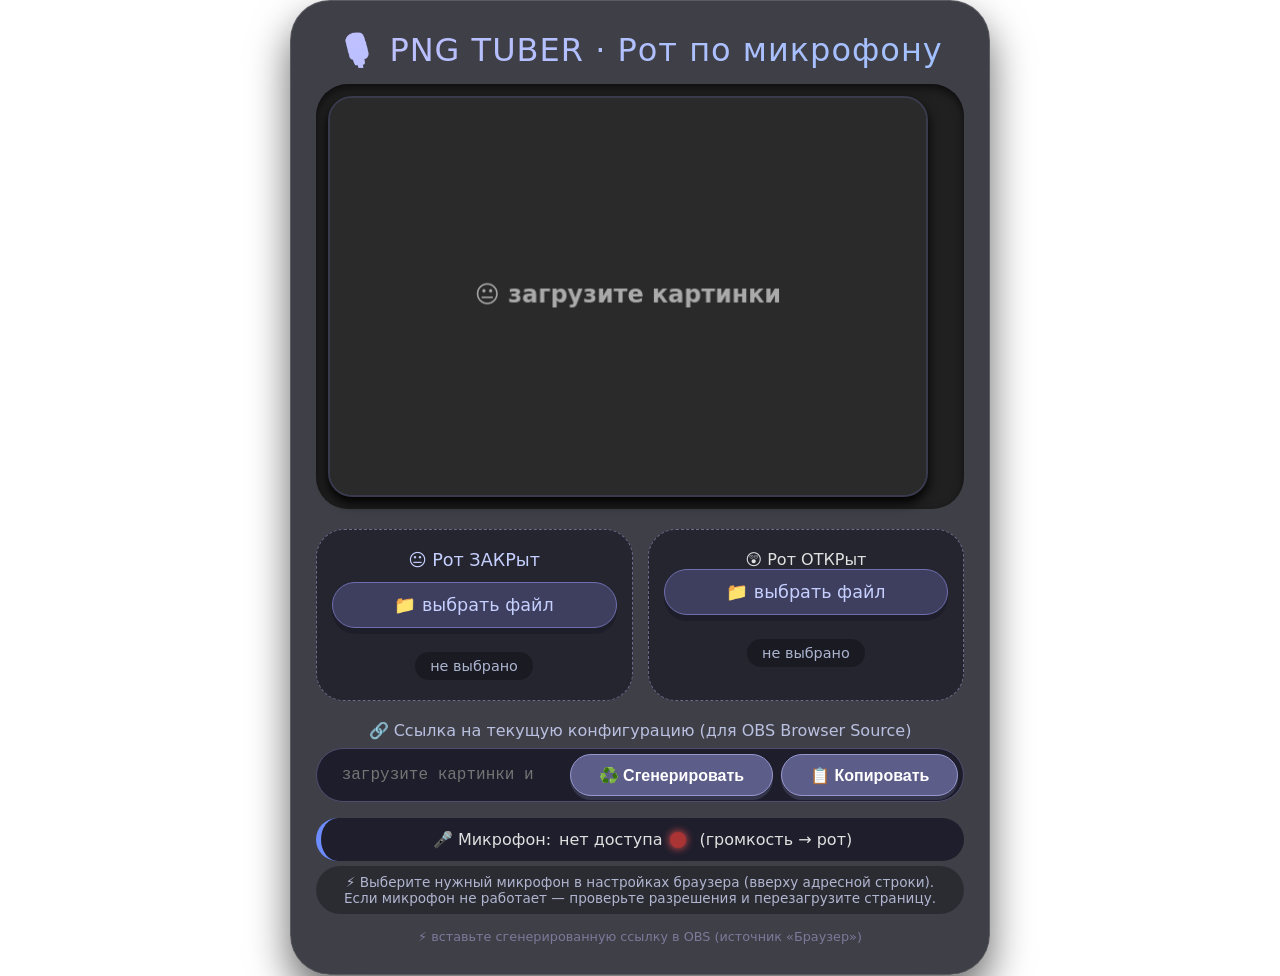
<file: deepseek_html_20260224_d3341b.html>
<!DOCTYPE html>
<html lang="ru">
<head>
    <meta charset="UTF-8">
    <meta name="viewport" content="width=device-width, initial-scale=1.0">
    <title>PNG Tuber — микрофонный переключатель рта</title>
    <style>
        * {
            box-sizing: border-box;
            user-select: none; /* чтобы в OBS случайно не выделялось */
        }
        body {
            margin: 0;
            min-height: 100vh;
            background: transparent; /* для прозрачности в OBS */
            display: flex;
            flex-direction: column;
            align-items: center;
            justify-content: center;
            font-family: system-ui, -apple-system, 'Segoe UI', Roboto, sans-serif;
            color: #e0e0e0;
        }

        .container {
            background: rgba(30, 30, 40, 0.85);
            backdrop-filter: blur(6px);
            border-radius: 40px;
            padding: 30px 25px;
            box-shadow: 0 20px 40px rgba(0,0,0,0.6);
            border: 1px solid rgba(255,255,255,0.15);
            width: fit-content;
            max-width: 90vw;
            text-align: center;
        }

        h1 {
            font-size: 2rem;
            font-weight: 500;
            margin: 0 0 12px 0;
            letter-spacing: 1px;
            background: linear-gradient(135deg, #c0c0ff, #a0c0ff);
            -webkit-background-clip: text;
            -webkit-text-fill-color: transparent;
            background-clip: text;
        }

        .canvas-wrapper {
            background: #202020;
            border-radius: 32px;
            padding: 12px;
            box-shadow: inset 0 4px 8px rgba(0,0,0,0.6);
            margin: 15px 0;
        }

        canvas {
            display: block;
            width: min(600px, 70vw);
            height: auto;
            border-radius: 24px;
            background: #2a2a2a; /* фон для прозрачных областей если картинка с альфой — будет видно этот цвет, лучше сделать прозрачным через body */
            box-shadow: 0 6px 12px black;
            border: 2px solid #3a3a4e;
        }

        .upload-grid {
            display: flex;
            flex-wrap: wrap;
            gap: 15px;
            justify-content: center;
            margin: 20px 0 15px;
        }

        .upload-box {
            background: #252530;
            border-radius: 28px;
            padding: 20px 15px;
            flex: 1 1 200px;
            border: 1px dashed #6a6a8b;
            transition: background 0.2s;
        }
        .upload-box:hover {
            background: #2f2f3a;
            border-color: #9a9ad0;
        }

        .upload-box label {
            display: block;
            font-size: 1.1rem;
            font-weight: 500;
            margin-bottom: 12px;
            color: #c6d0ff;
        }

        .upload-box input {
            width: 0.1px;
            height: 0.1px;
            opacity: 0;
            overflow: hidden;
            position: absolute;
            z-index: -1;
        }

        .file-label {
            display: inline-block;
            background: #3e3e5e;
            color: white;
            padding: 12px 24px;
            border-radius: 50px;
            font-size: 1rem;
            font-weight: 400;
            cursor: pointer;
            border: 1px solid #6f6fb0;
            box-shadow: 0 6px 0 #1e1e2a;
            transition: 0.08s linear;
        }
        .file-label:active {
            transform: translateY(4px);
            box-shadow: 0 2px 0 #1e1e2a;
        }

        .preview-name {
            margin-top: 12px;
            font-size: 0.9rem;
            color: #acb5d0;
            word-break: break-word;
            background: #1a1a22;
            padding: 6px 15px;
            border-radius: 30px;
            display: inline-block;
            max-width: 100%;
        }

        .link-section {
            margin: 20px 0 5px;
            width: 100%;
        }

        .link-section label {
            font-size: 1rem;
            color: #bac0e0;
            display: block;
            margin-bottom: 8px;
        }

        .link-wrapper {
            display: flex;
            gap: 8px;
            background: #1d1d2b;
            border-radius: 60px;
            padding: 5px;
            border: 1px solid #4d4d70;
        }

        .link-wrapper input {
            flex: 1;
            background: transparent;
            border: none;
            padding: 12px 20px;
            font-size: 1rem;
            color: #eee;
            outline: none;
            font-family: monospace;
        }

        .link-wrapper button {
            background: #5d5d8a;
            border: none;
            color: white;
            padding: 10px 28px;
            border-radius: 50px;
            font-size: 1rem;
            font-weight: 600;
            cursor: pointer;
            border: 1px solid #9898d0;
            box-shadow: 0 4px 0 #34344a;
            transition: 0.06s linear;
            white-space: nowrap;
        }
        .link-wrapper button:active {
            transform: translateY(3px);
            box-shadow: 0 1px 0 #34344a;
        }

        .status {
            background: #1e1e2c;
            border-radius: 40px;
            padding: 12px 22px;
            margin: 16px 0 5px;
            font-size: 1rem;
            border-left: 5px solid #6d8cff;
            display: flex;
            align-items: center;
            gap: 8px;
            flex-wrap: wrap;
            justify-content: center;
        }

        .microphone-dot {
            width: 16px;
            height: 16px;
            border-radius: 50%;
            background: #44dd55;
            box-shadow: 0 0 12px #22ff33;
            transition: background 0.1s;
        }
        .microphone-dot.muted {
            background: #aa3333;
            box-shadow: 0 0 8px #ff5555;
        }

        .warning-note {
            font-size: 0.85rem;
            color: #b0b6d0;
            background: rgba(0,0,0,0.3);
            padding: 8px 18px;
            border-radius: 40px;
        }

        footer {
            margin-top: 15px;
            font-size: 0.8rem;
            color: #7a7a9a;
        }
    </style>
</head>
<body>
<div class="container">
    <h1>🎙️ PNG TUBER · Рот по микрофону</h1>

    <!-- Холст где рисуется текущий кадр -->
    <div class="canvas-wrapper">
        <canvas id="avatarCanvas" width="600" height="400"></canvas>
    </div>

    <!-- Загрузка двух изображений -->
    <div class="upload-grid">
        <div class="upload-box">
            <label>😐 Рот ЗАКРыт</label>
            <input type="file" id="uploadClosed" accept="image/png, image/jpeg, image/webp, image/gif, image/jpg">
            <label for="uploadClosed" class="file-label">📁 выбрать файл</label>
            <div id="closedFileName" class="preview-name">не выбрано</div>
        </div>
        <div class="upload-box">
            <label️>😲 Рот ОТКРыт</label>
            <input type="file" id="uploadOpen" accept="image/png, image/jpeg, image/webp, image/gif, image/jpg">
            <label for="uploadOpen" class="file-label">📁 выбрать файл</label>
            <div id="openFileName" class="preview-name">не выбрано</div>
        </div>
    </div>

    <!-- Генерация ссылки + кнопка копирования -->
    <div class="link-section">
        <label>🔗 Ссылка на текущую конфигурацию (для OBS Browser Source)</label>
        <div class="link-wrapper">
            <input type="text" id="shareLink" readonly placeholder="загрузите картинки и нажмите 'сгенерировать'">
            <button id="generateBtn">♻️ Сгенерировать</button>
            <button id="copyBtn" title="Копировать ссылку">📋 Копировать</button>
        </div>
    </div>

    <!-- Статус микрофона и подсказки -->
    <div class="status">
        <span>🎤 Микрофон:</span>
        <span id="micStatusText">запрос прав...</span>
        <span id="micDot" class="microphone-dot muted"></span>
        <span style="margin-left: 5px;">(громкость → рот)</span>
    </div>

    <div class="warning-note">
        ⚡ Выберите нужный микрофон в настройках браузера (вверху адресной строки).<br>
        Если микрофон не работает — проверьте разрешения и перезагрузите страницу.
    </div>
    <footer>⚡ вставьте сгенерированную ссылку в OBS (источник «Браузер»)</footer>
</div>

<script>
    (function() {
        // ---------- Элементы DOM ----------
        const canvas = document.getElementById('avatarCanvas');
        const ctx = canvas.getContext('2d');

        const uploadClosed = document.getElementById('uploadClosed');
        const uploadOpen = document.getElementById('uploadOpen');
        const closedFileName = document.getElementById('closedFileName');
        const openFileName = document.getElementById('openFileName');

        const shareLinkInput = document.getElementById('shareLink');
        const generateBtn = document.getElementById('generateBtn');
        const copyBtn = document.getElementById('copyBtn');

        const micStatusText = document.getElementById('micStatusText');
        const micDot = document.getElementById('micDot');

        // ---------- Данные изображений (base64 или null) ----------
        let closedImageData = null;   // base64 строка (без префикса data:) или полный dataURL?
        let openImageData = null;

        // Для хранения загруженных изображений как HTMLImageElement (чтобы рисовать)
        let closedImg = null;
        let openImg = null;

        // Состояние рта: false = закрыт, true = открыт (по умолчанию закрыт)
        let mouthOpen = false;

        // Аудио контекст и анализатор
        let audioContext = null;
        let analyser = null;
        let mediaStream = null;
        let source = null;
        let animationFrame = null;
        let micActive = false;
        let micPermissionDenied = false;

        // ---------- Инициализация canvas: рисуем заглушку или последнее изображение ----------
        function drawImageOnCanvas() {
            const imgToDraw = mouthOpen ? openImg : closedImg;
            if (imgToDraw && imgToDraw.complete && imgToDraw.naturalWidth > 0) {
                // Рисуем изображение с сохранением пропорций, заполняя canvas (cover-эффект)
                const canvasWidth = canvas.width;
                const canvasHeight = canvas.height;
                ctx.clearRect(0, 0, canvasWidth, canvasHeight);

                const imgW = imgToDraw.naturalWidth;
                const imgH = imgToDraw.naturalHeight;
                const imgAspect = imgW / imgH;
                const canvasAspect = canvasWidth / canvasHeight;

                let drawW, drawH, offsetX = 0, offsetY = 0;
                if (imgAspect > canvasAspect) {
                    // изображение шире пропорционально — подгоняем по высоте
                    drawH = canvasHeight;
                    drawW = imgW * (canvasHeight / imgH);
                    offsetX = (canvasWidth - drawW) / 2;
                } else {
                    // изображение уже — подгоняем по ширине
                    drawW = canvasWidth;
                    drawH = imgH * (canvasWidth / imgW);
                    offsetY = (canvasHeight - drawH) / 2;
                }
                ctx.drawImage(imgToDraw, offsetX, offsetY, drawW, drawH);
            } else {
                // Если изображения нет — закрашиваем серым и показываем текст
                ctx.fillStyle = '#2a2a2a';
                ctx.fillRect(0, 0, canvas.width, canvas.height);
                ctx.fillStyle = '#aaa';
                ctx.font = 'bold 24px system-ui, sans-serif';
                ctx.textAlign = 'center';
                ctx.textBaseline = 'middle';
                ctx.fillText('😐 загрузите картинки', canvas.width/2, canvas.height/2);
            }
        }

        // ---------- Загрузка изображения в img элемент и сохранение base64 ----------
        function loadImageFromFile(file, type) {
            return new Promise((resolve) => {
                if (!file) {
                    resolve(null);
                    return;
                }
                const reader = new FileReader();
                reader.onload = (e) => {
                    const dataUrl = e.target.result; // полная data:image/...
                    const img = new Image();
                    img.onload = () => {
                        if (type === 'closed') {
                            closedImg = img;
                            closedImageData = dataUrl;
                            closedFileName.textContent = file.name.length > 30 ? file.name.slice(0,27)+'…' : file.name;
                        } else {
                            openImg = img;
                            openImageData = dataUrl;
                            openFileName.textContent = file.name.length > 30 ? file.name.slice(0,27)+'…' : file.name;
                        }
                        // Перерисовать canvas с текущим состоянием рта
                        drawImageOnCanvas();
                        resolve(dataUrl);
                    };
                    img.src = dataUrl;
                };
                reader.readAsDataURL(file);
            });
        }

        uploadClosed.addEventListener('change', async (e) => {
            const file = e.target.files[0];
            if (file) await loadImageFromFile(file, 'closed');
        });

        uploadOpen.addEventListener('change', async (e) => {
            const file = e.target.files[0];
            if (file) await loadImageFromFile(file, 'open');
        });

        // ---------- Генерация ссылки с параметрами (base64 в hash / query) ----------
        function generateShareableLink() {
            if (!closedImageData && !openImageData) {
                alert('Загрузите хотя бы одну картинку для генерации ссылки');
                return;
            }

            // Создаём объект с данными. Используем encodeURIComponent для безопасности
            const dataObject = {
                closed: closedImageData || '',
                open: openImageData || ''
            };
            // Сериализуем в JSON и кодируем для URL (хэш-часть)
            const jsonStr = JSON.stringify(dataObject);
            const encoded = encodeURIComponent(jsonStr);
            // Получаем текущий URL без хэша и query
            const baseUrl = window.location.href.split('#')[0].split('?')[0];
            const newUrl = baseUrl + '#' + encoded;
            shareLinkInput.value = newUrl;
        }

        // ---------- Загрузка конфигурации из hash (если есть) ----------
        function loadFromHash() {
            if (!window.location.hash) return false;
            try {
                const hash = decodeURIComponent(window.location.hash.substring(1)); // убираем '#'
                const data = JSON.parse(hash);
                if (data.closed && typeof data.closed === 'string') {
                    // Загружаем закрытое изображение
                    const imgClosed = new Image();
                    imgClosed.onload = () => {
                        closedImg = imgClosed;
                        closedImageData = data.closed;
                        closedFileName.textContent = 'загружено из ссылки';
                        drawImageOnCanvas();
                    };
                    imgClosed.src = data.closed;
                }
                if (data.open && typeof data.open === 'string') {
                    const imgOpen = new Image();
                    imgOpen.onload = () => {
                        openImg = imgOpen;
                        openImageData = data.open;
                        openFileName.textContent = 'загружено из ссылки';
                        drawImageOnCanvas();
                    };
                    imgOpen.src = data.open;
                }
                return true;
            } catch (e) {
                console.warn('Не удалось загрузить конфиг из hash', e);
                return false;
            }
        }

        // ---------- Микрофон и анализ громкости ----------
        async function setupMicrophone() {
            try {
                mediaStream = await navigator.mediaDevices.getUserMedia({ audio: true, video: false });
                if (!audioContext) {
                    audioContext = new (window.AudioContext || window.webkitAudioContext)();
                }
                // Возобновляем, если в suspended (автополитика браузеров)
                if (audioContext.state === 'suspended') {
                    await audioContext.resume();
                }

                analyser = audioContext.createAnalyser();
                analyser.fftSize = 256;
                const bufferLength = analyser.frequencyBinCount;
                const dataArray = new Uint8Array(bufferLength);

                if (source) {
                    source.disconnect();
                }
                source = audioContext.createMediaStreamSource(mediaStream);
                source.connect(analyser);

                micActive = true;
                micPermissionDenied = false;
                micStatusText.textContent = 'активен';
                micDot.classList.remove('muted');

                function checkVolume() {
                    if (!analyser || !micActive) return;
                    analyser.getByteFrequencyData(dataArray);
                    // Суммируем значения (или среднее) для порога
                    let sum = 0;
                    for (let i = 0; i < bufferLength; i++) {
                        sum += dataArray[i];
                    }
                    const average = sum / bufferLength; // 0-255

                    // Порог чувствительности: можно подстроить
                    const threshold = 10; // если средняя громкость выше 10 — считаем звук
                    const newMouthState = average > threshold;

                    if (newMouthState !== mouthOpen) {
                        mouthOpen = newMouthState;
                        drawImageOnCanvas();
                    }

                    // Визуальный индикатор на статусе
                    if (average > threshold) {
                        micDot.style.background = '#55ff55';
                        micDot.style.boxShadow = '0 0 16px #00ff88';
                    } else {
                        micDot.style.background = '#dd4444';
                        micDot.style.boxShadow = '0 0 8px #ff5555';
                    }

                    animationFrame = requestAnimationFrame(checkVolume);
                }

                if (animationFrame) cancelAnimationFrame(animationFrame);
                checkVolume();

            } catch (err) {
                console.error('Микрофон не доступен:', err);
                micActive = false;
                micPermissionDenied = true;
                micStatusText.textContent = 'нет доступа';
                micDot.classList.add('muted');
                // Если нет микрофона — рот всегда закрыт (false)
                mouthOpen = false;
                drawImageOnCanvas();
            }
        }

        // Запрос микрофона при старте (если разрешено — будет работать)
        setupMicrophone();

        // На случай, если пользователь впервые разрешает микрофон после загрузки (re-init можно по кнопке, но и так ок)
        // Дополнительно слушаем клик на статус для перезапроса? но не усложняем.

        // ---------- Кнопки ----------
        generateBtn.addEventListener('click', () => {
            generateShareableLink();
        });

        copyBtn.addEventListener('click', () => {
            if (shareLinkInput.value) {
                navigator.clipboard.writeText(shareLinkInput.value)
                    .then(() => alert('Ссылка скопирована в буфер'))
                    .catch(() => alert('Не удалось скопировать, выделите вручную'));
            } else {
                alert('Сначала сгенерируйте ссылку');
            }
        });

        // ---------- Загрузка из hash при старте ----------
        window.addEventListener('load', () => {
            const loaded = loadFromHash();
            if (!loaded) {
                // Если в хэше пусто — показываем пустой canvas с подсказкой
                drawImageOnCanvas();
            }
        });

        // Дополнительно: если изображения загружены из ссылки, файловые имена меняем.
        // Также по resize окна не нужно.

        // На случай, если audioContext заблокирован браузером (требуется жест пользователя) — при генерации ссылки можно заодно запустить контекст.
        document.addEventListener('click', () => {
            if (audioContext && audioContext.state === 'suspended') {
                audioContext.resume().then(() => {
                    console.log('AudioContext возобновлён по жесту');
                });
            }
        }, { once: false });

        // При повторном открытии страницы с той же вкладкой контекст может висеть.
    })();
</script>
</body>
</html>
</file>
